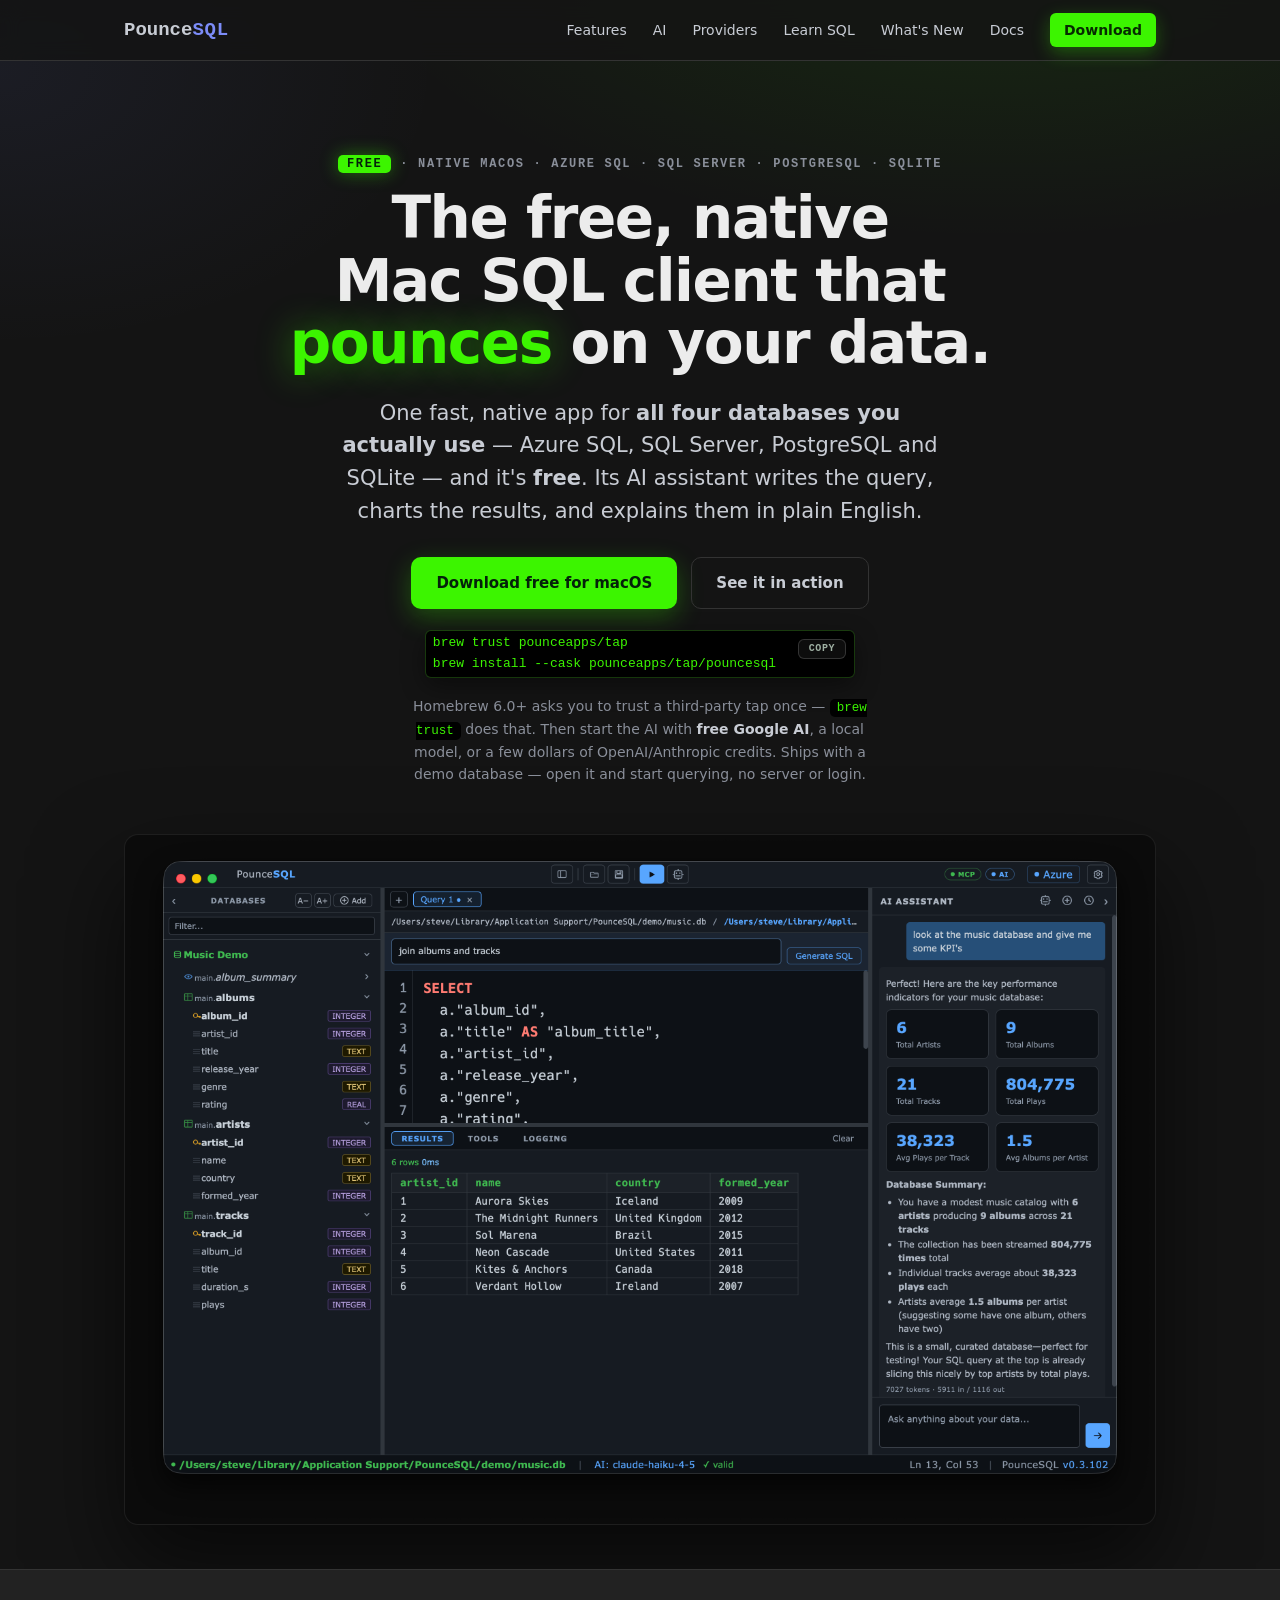
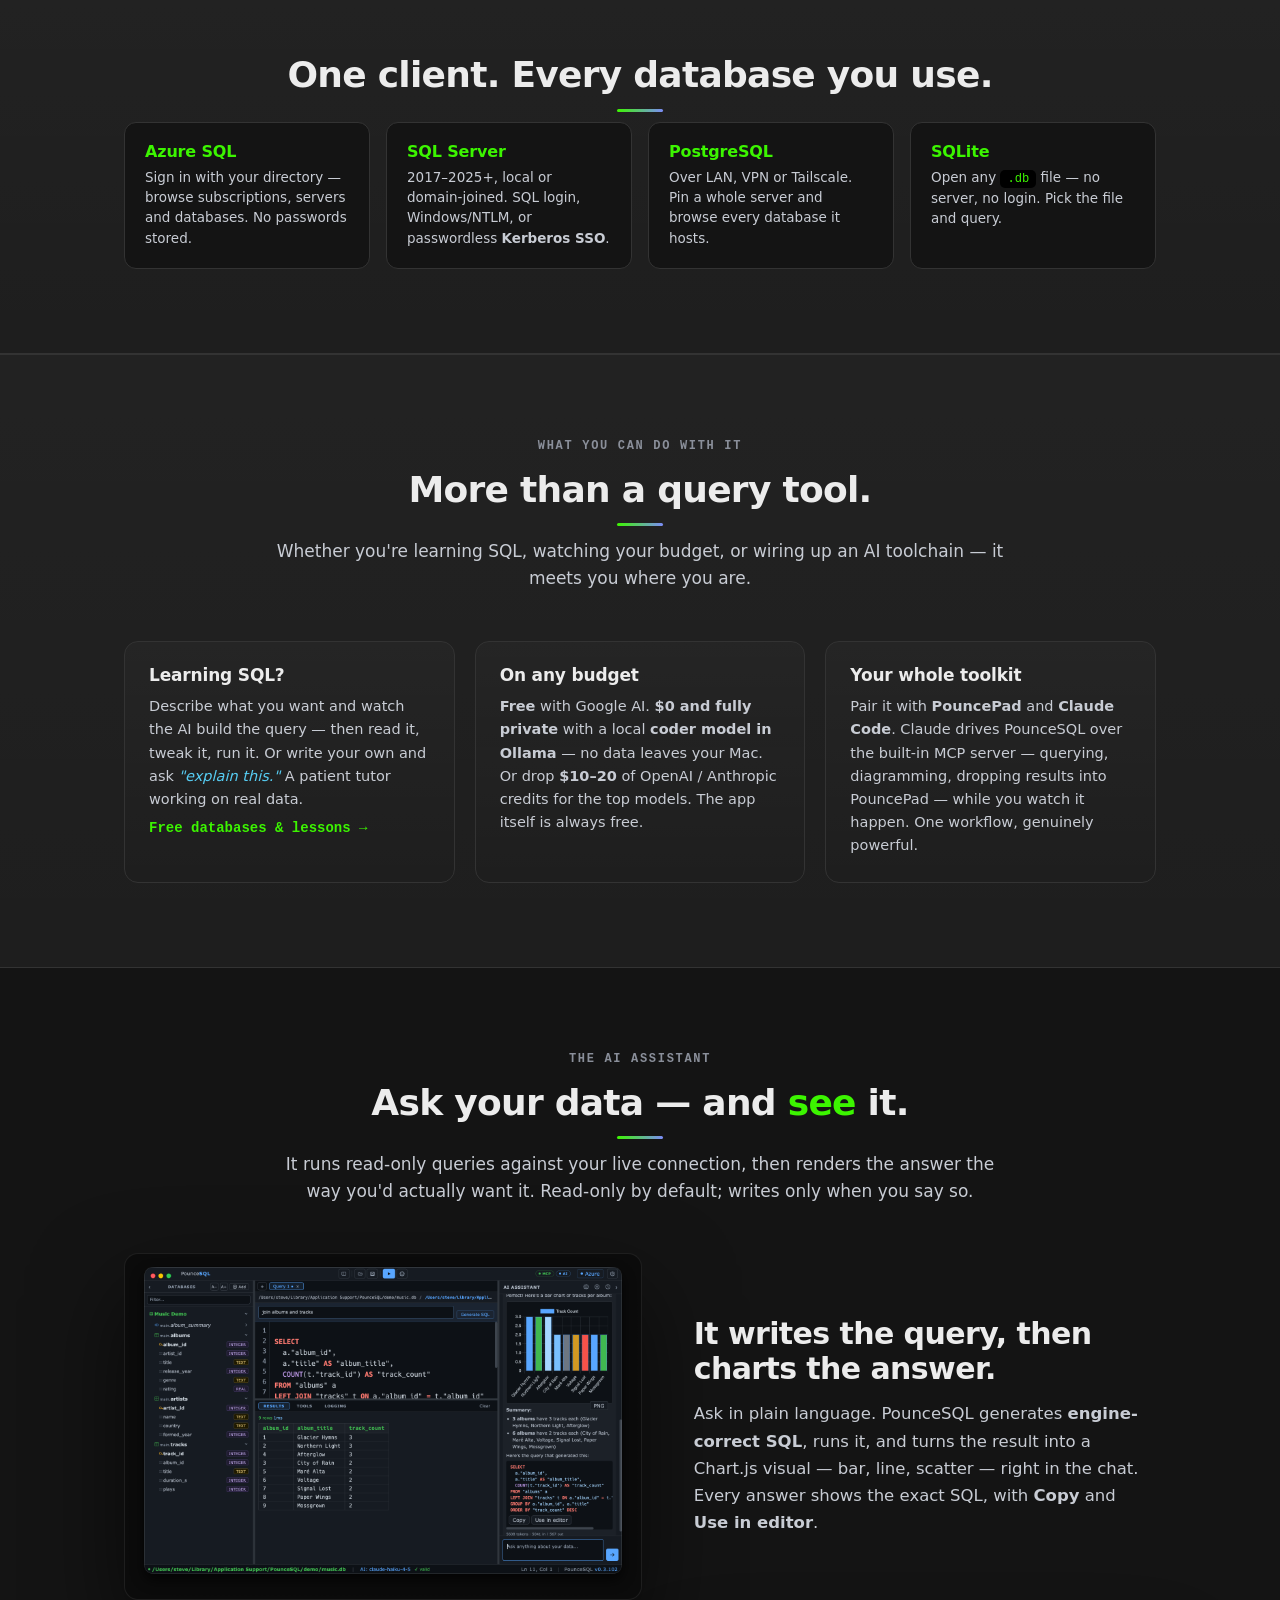
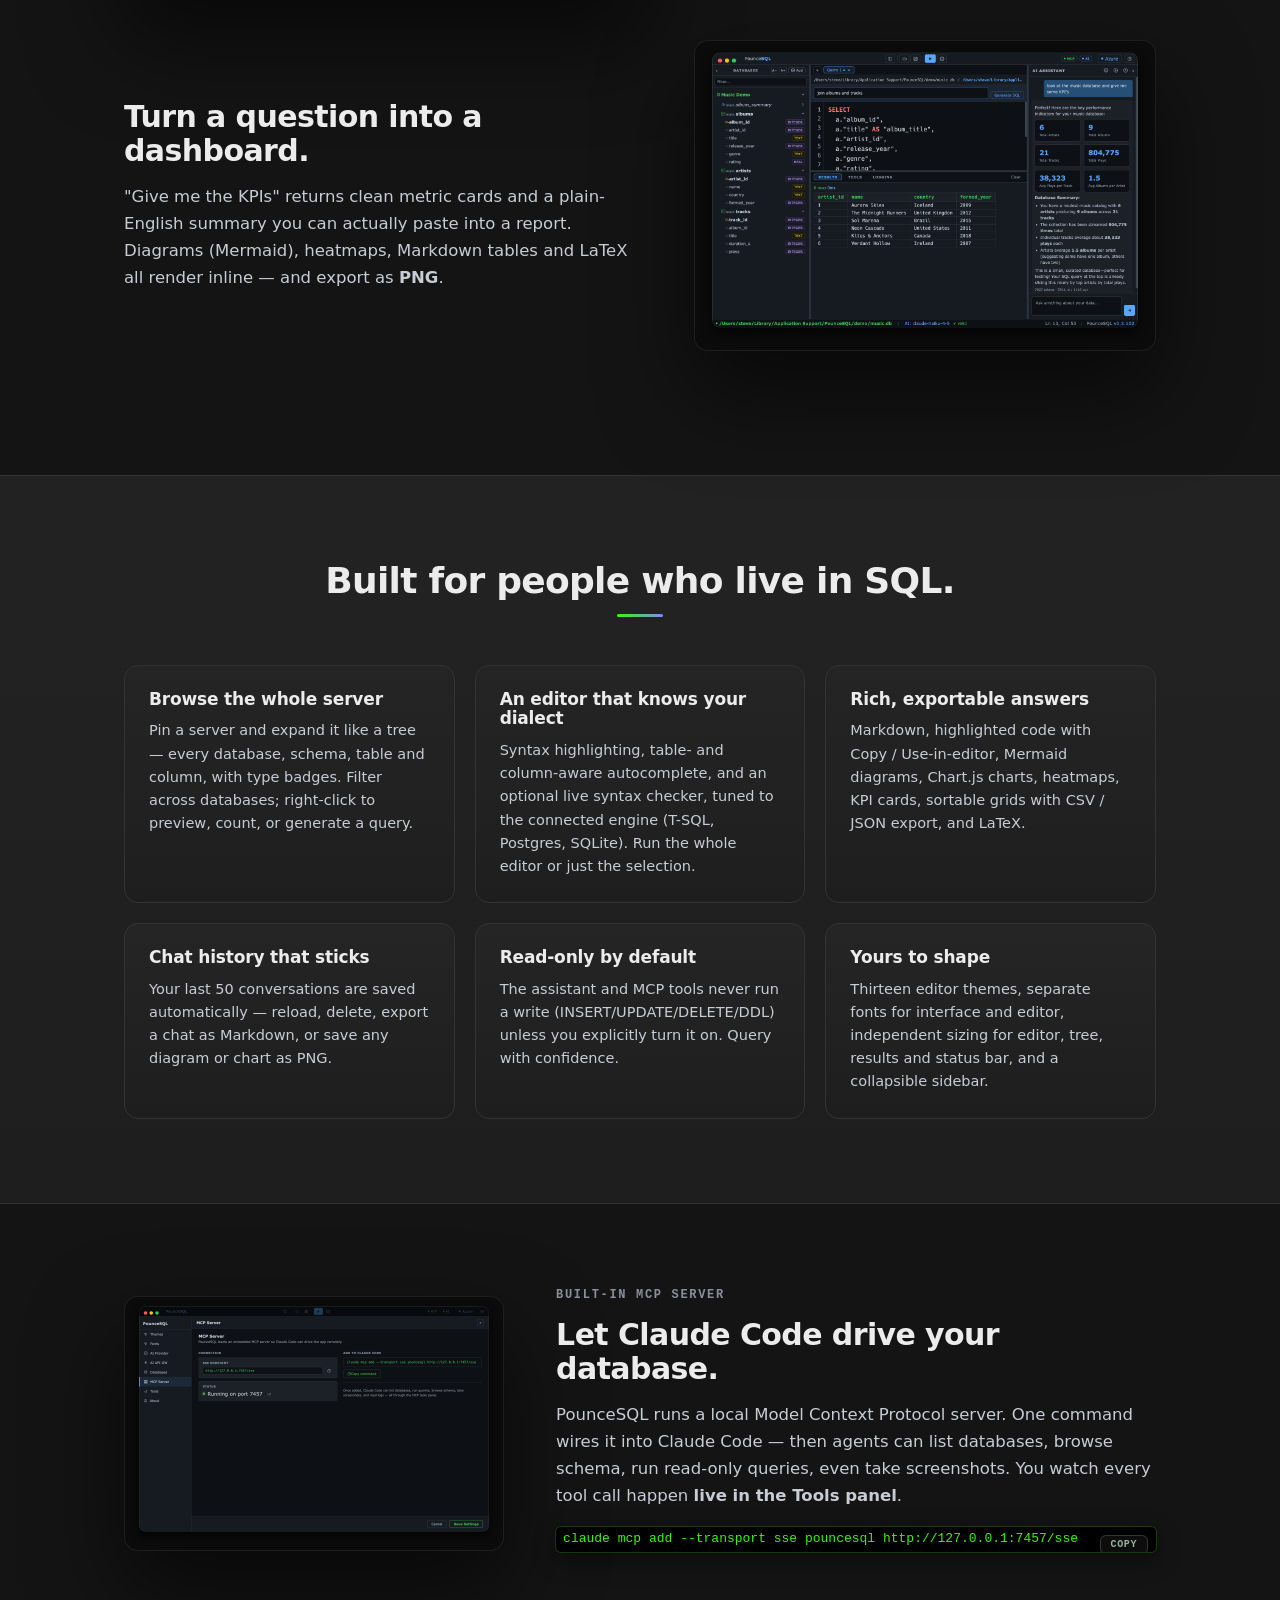
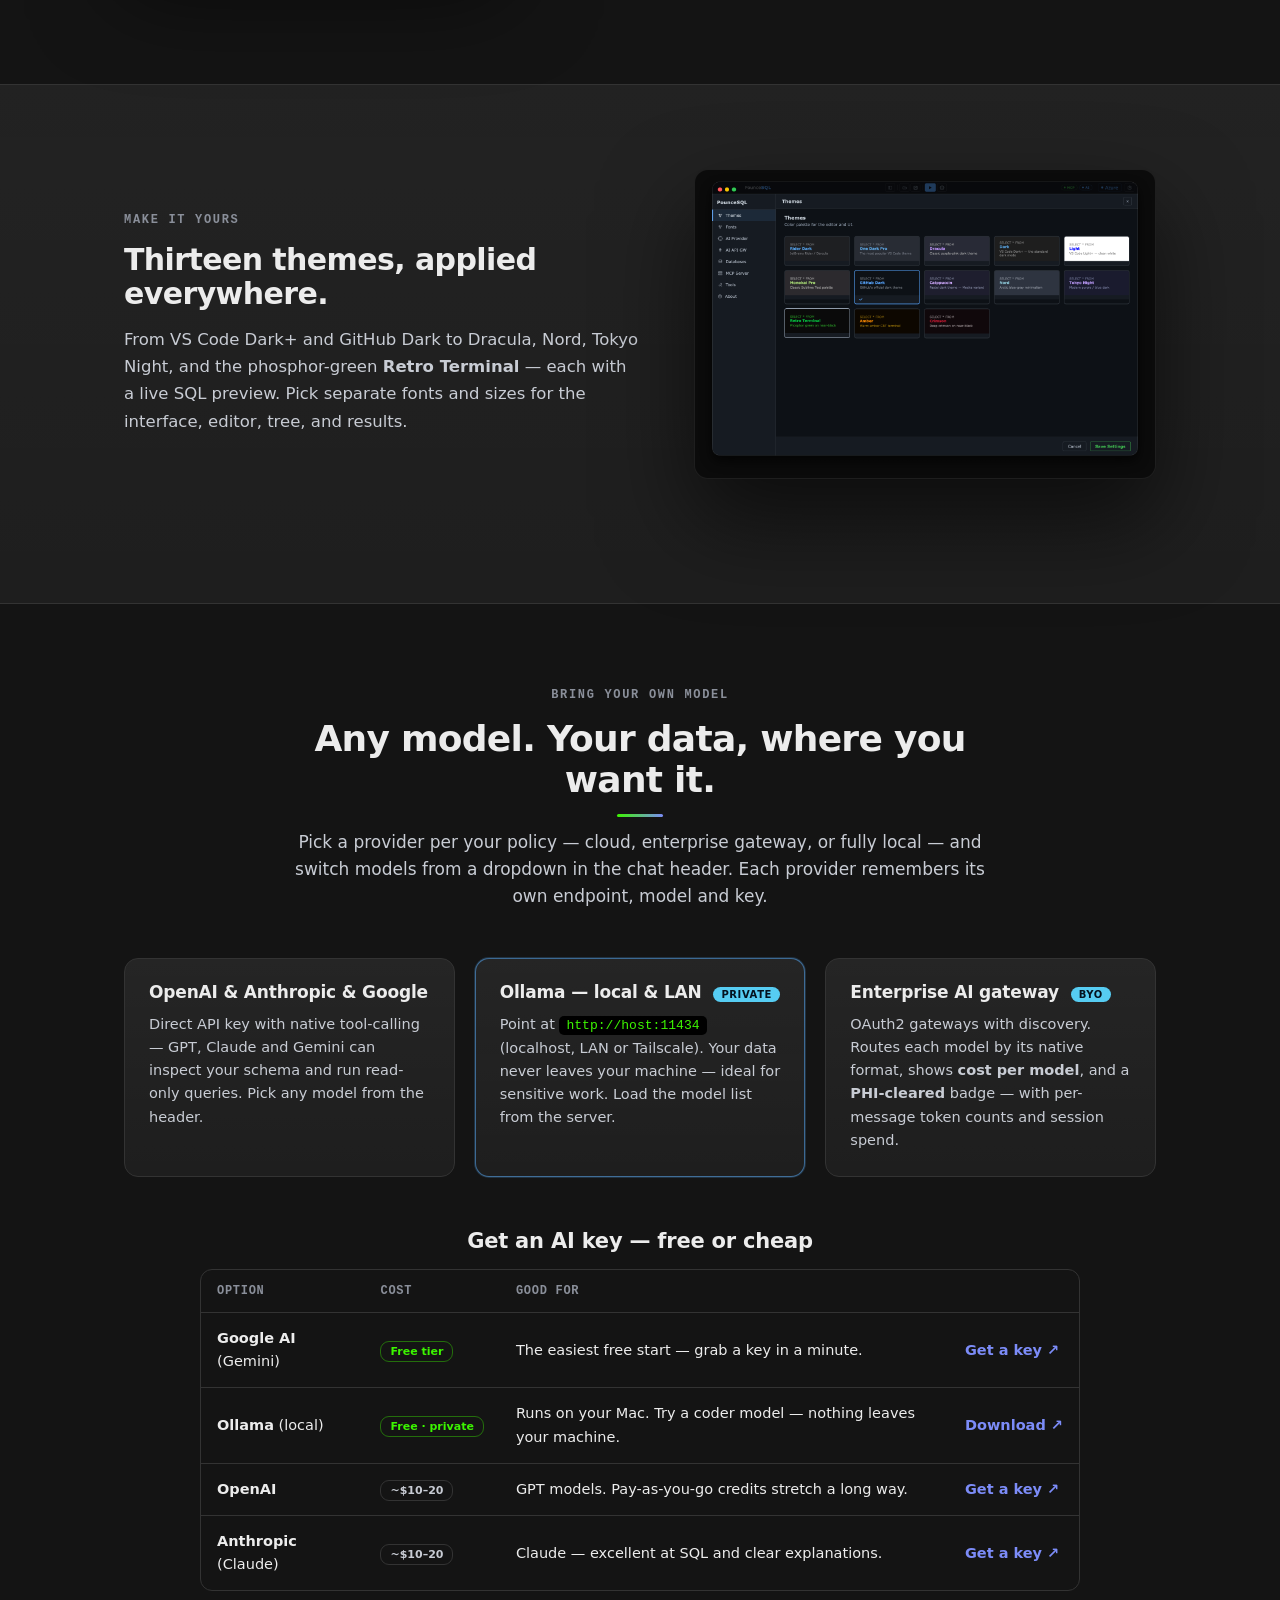
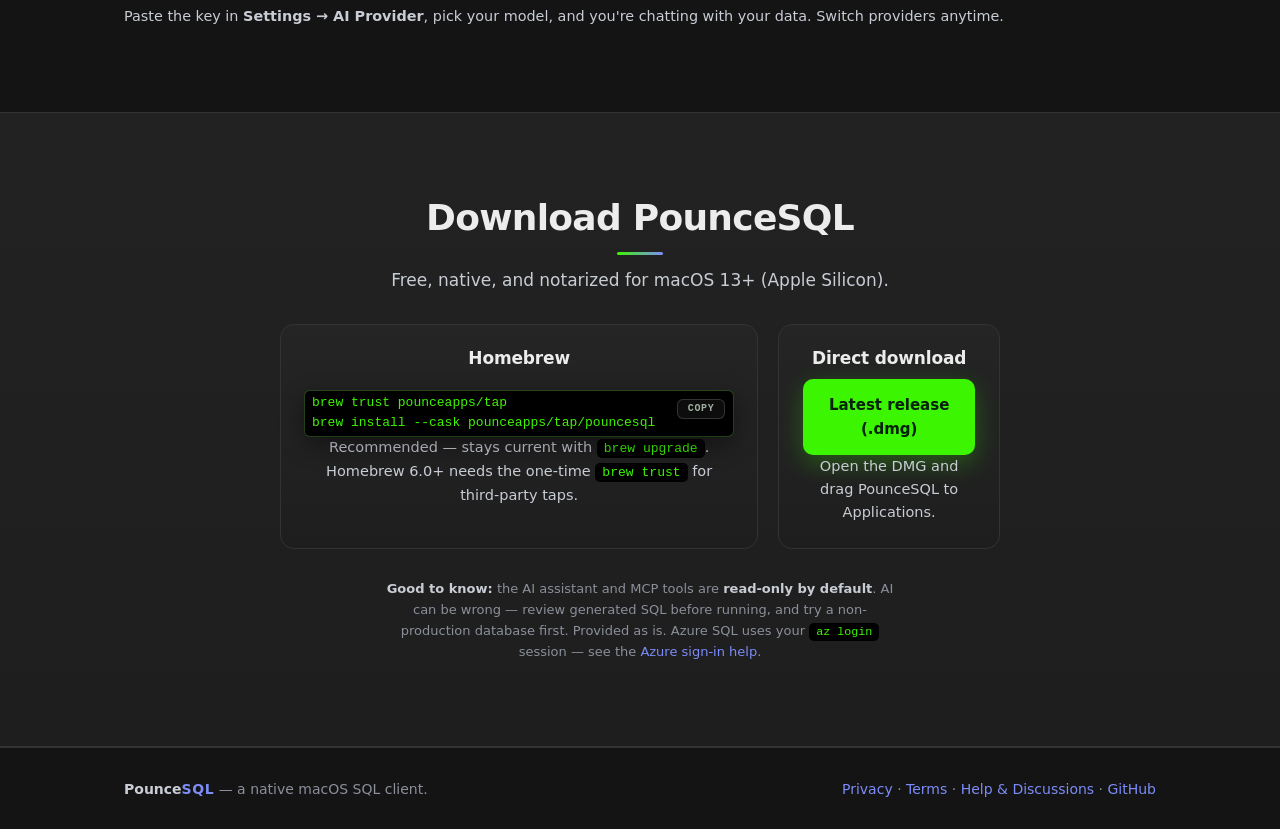
<file: public/index.html>
<!DOCTYPE html>
<html lang="en">
<head>
  <meta charset="utf-8" />
  <meta name="viewport" content="width=device-width, initial-scale=1" />
  <title>PounceSQL — the AI-native SQL client for macOS</title>
  <meta name="description" content="A fast, native macOS SQL client for Azure SQL, SQL Server, PostgreSQL & SQLite — with an AI assistant that writes the query, charts the results, and diagrams your schema. Bring your own model, or a built-in MCP server so Claude Code can drive it." />
  <link rel="stylesheet" href="style.css" />
</head>
<body>

<header class="nav">
  <div class="wrap nav-inner">
    <a href="#top" style="text-decoration:none"><span class="brand"><span class="brand-pounce">Pounce</span><span class="brand-sql">SQL</span></span></a>
    <nav class="nav-links">
      <a href="#features">Features</a>
      <a href="#ai">AI</a>
      <a href="#providers">Providers</a>
      <a href="learn.html">Learn SQL</a>
      <a href="whatsnew.html">What's New</a>
      <a href="docs.html">Docs</a>
      <a href="#download" class="nav-cta">Download</a>
    </nav>
  </div>
</header>

<!-- HERO -->
<section id="top" class="s-hero">
  <div class="wrap">
    <div class="s-hero-copy">
      <div class="s-eyebrow"><span class="s-free">FREE</span> · Native macOS · Azure SQL · SQL Server · PostgreSQL · SQLite</div>
      <h1>The free, native Mac SQL client that <span class="accent">pounces</span> on your data.</h1>
      <p class="s-lede">One fast, native app for <b>all four databases you actually use</b> — Azure SQL, SQL Server,
        PostgreSQL and SQLite — and it's <b>free</b>. Its AI assistant writes the query, charts the results, and
        explains them in plain English.</p>
      <div class="s-cta">
        <a class="btn btn-primary" href="#download">Download free for macOS</a>
        <a class="btn btn-ghost" href="#ai">See it in action</a>
      </div>
      <div class="brew"><code>brew trust pounceapps/tap<br>brew install --cask pounceapps/tap/pouncesql</code></div>
      <p class="s-note">Homebrew 6.0+ asks you to trust a third-party tap once — <code>brew trust</code> does that. Then start the AI with <b>free Google AI</b>, a local model, or a few dollars of OpenAI/Anthropic credits.
        Ships with a demo database — open it and start querying, no server or login.</p>
    </div>
    <figure class="s-shot s-hero-shot">
      <img src="screenshots/sql-kpi.png" alt="PounceSQL: the schema tree and typed columns on the left, an AI-generated SQL query and results in the middle, and the AI assistant returning live KPIs on the right" />
    </figure>
  </div>
</section>

<!-- ENGINES STRIP -->
<section class="s-engines">
  <div class="wrap">
    <h2 class="s-h2">One client. Every database you use.</h2>
    <div class="s-eng-grid">
      <div class="s-eng"><h3>Azure SQL</h3><p>Sign in with your directory — browse subscriptions, servers and databases. No passwords stored.</p></div>
      <div class="s-eng"><h3>SQL Server</h3><p>2017–2025+, local or domain-joined. SQL login, Windows/NTLM, or passwordless <b>Kerberos SSO</b>.</p></div>
      <div class="s-eng"><h3>PostgreSQL</h3><p>Over LAN, VPN or Tailscale. Pin a whole server and browse every database it hosts.</p></div>
      <div class="s-eng"><h3>SQLite</h3><p>Open any <code>.db</code> file — no server, no login. Pick the file and query.</p></div>
    </div>
  </div>
</section>

<!-- STORY: what you can do -->
<section class="s-section s-alt">
  <div class="wrap">
    <div class="s-lead">
      <div class="s-eyebrow">What you can do with it</div>
      <h2 class="s-h2">More than a query tool.</h2>
      <p class="s-sub">Whether you're learning SQL, watching your budget, or wiring up an AI toolchain — it meets you where you are.</p>
    </div>
    <div class="s-cards s-cards-3">
      <div class="s-card">
        <h3>Learning SQL?</h3>
        <p>Describe what you want and watch the AI build the query — then read it, tweak it, run it. Or write your own
          and ask <i>"explain this."</i> A patient tutor working on real data.</p>
        <p><a class="s-dl-link" href="learn.html">Free databases &amp; lessons →</a></p>
      </div>
      <div class="s-card">
        <h3>On any budget</h3>
        <p><b>Free</b> with Google AI. <b>$0 and fully private</b> with a local <b>coder model in Ollama</b> — no data
          leaves your Mac. Or drop <b>$10–20</b> of OpenAI / Anthropic credits for the top models. The app itself is
          always free.</p>
      </div>
      <div class="s-card">
        <h3>Your whole toolkit</h3>
        <p>Pair it with <b>PouncePad</b> and <b>Claude Code</b>. Claude drives PounceSQL over the built-in MCP
          server — querying, diagramming, dropping results into PouncePad — while you watch it happen. One workflow,
          genuinely powerful.</p>
      </div>
    </div>
  </div>
</section>

<!-- AI: FEATURE ROWS -->
<section id="ai" class="s-section">
  <div class="wrap">
    <div class="s-lead">
      <div class="s-eyebrow">The AI assistant</div>
      <h2 class="s-h2">Ask your data — and <span class="accent">see</span> it.</h2>
      <p class="s-sub">It runs read-only queries against your live connection, then renders the answer the way you'd
        actually want it. Read-only by default; writes only when you say so.</p>
    </div>

    <div class="s-row">
      <figure class="s-shot"><img src="screenshots/sql-hero.png" loading="lazy" alt="The AI generating SQL and a bar chart of tracks per album, with Copy and Use-in-editor buttons" /></figure>
      <div class="s-row-text">
        <h3>It writes the query, then charts the answer.</h3>
        <p>Ask in plain language. PounceSQL generates <b>engine-correct SQL</b>, runs it, and turns the result into a
          Chart.js visual — bar, line, scatter — right in the chat. Every answer shows the exact SQL, with
          <b>Copy</b> and <b>Use&nbsp;in&nbsp;editor</b>.</p>
      </div>
    </div>

    <div class="s-row reverse">
      <figure class="s-shot"><img src="screenshots/sql-kpi.png" loading="lazy" alt="The AI returning a KPI dashboard and a plain-English database summary" /></figure>
      <div class="s-row-text">
        <h3>Turn a question into a dashboard.</h3>
        <p>"Give me the KPIs" returns clean metric cards and a plain-English summary you can actually paste into a
          report. Diagrams (Mermaid), heatmaps, Markdown tables and LaTeX all render inline — and export as <b>PNG</b>.</p>
      </div>
    </div>
  </div>
</section>

<!-- FEATURE GRID -->
<section id="features" class="s-section s-alt">
  <div class="wrap">
    <div class="s-lead">
      <h2 class="s-h2">Built for people who live in SQL.</h2>
    </div>
    <div class="s-cards">
      <div class="s-card"><h3>Browse the whole server</h3><p>Pin a server and expand it like a tree — every database, schema, table and column, with type badges. Filter across databases; right-click to preview, count, or generate a query.</p></div>
      <div class="s-card"><h3>An editor that knows your dialect</h3><p>Syntax highlighting, table- and column-aware autocomplete, and an optional live syntax checker, tuned to the connected engine (T-SQL, Postgres, SQLite). Run the whole editor or just the selection.</p></div>
      <div class="s-card"><h3>Rich, exportable answers</h3><p>Markdown, highlighted code with Copy / Use-in-editor, Mermaid diagrams, Chart.js charts, heatmaps, KPI cards, sortable grids with CSV / JSON export, and LaTeX.</p></div>
      <div class="s-card"><h3>Chat history that sticks</h3><p>Your last 50 conversations are saved automatically — reload, delete, export a chat as Markdown, or save any diagram or chart as PNG.</p></div>
      <div class="s-card"><h3>Read-only by default</h3><p>The assistant and MCP tools never run a write (INSERT/UPDATE/DELETE/DDL) unless you explicitly turn it on. Query with confidence.</p></div>
      <div class="s-card"><h3>Yours to shape</h3><p>Thirteen editor themes, separate fonts for interface and editor, independent sizing for editor, tree, results and status bar, and a collapsible sidebar.</p></div>
    </div>
  </div>
</section>

<!-- MCP HIGHLIGHT -->
<section class="s-section">
  <div class="wrap">
    <div class="s-row">
      <figure class="s-shot"><img src="screenshots/sql-mcp.png" loading="lazy" alt="PounceSQL's built-in MCP server running on a local port, with a one-line command to add it to Claude Code" /></figure>
      <div class="s-row-text">
        <div class="s-eyebrow">Built-in MCP server</div>
        <h3>Let Claude Code drive your database.</h3>
        <p>PounceSQL runs a local Model Context Protocol server. One command wires it into Claude Code — then agents can
          list databases, browse schema, run read-only queries, even take screenshots. You watch every tool call happen
          <b>live in the Tools panel</b>.</p>
        <div class="brew"><code>claude mcp add --transport sse pouncesql http://127.0.0.1:7457/sse</code></div>
      </div>
    </div>
  </div>
</section>

<!-- THEMES HIGHLIGHT -->
<section class="s-section s-alt">
  <div class="wrap">
    <div class="s-row reverse">
      <figure class="s-shot"><img src="screenshots/sql-themes.png" loading="lazy" alt="PounceSQL's theme gallery — thirteen editor themes from Dracula and Tokyo Night to Retro Terminal, each with a live preview" /></figure>
      <div class="s-row-text">
        <div class="s-eyebrow">Make it yours</div>
        <h3>Thirteen themes, applied everywhere.</h3>
        <p>From VS Code Dark+ and GitHub Dark to Dracula, Nord, Tokyo Night, and the phosphor-green
          <b>Retro Terminal</b> — each with a live SQL preview. Pick separate fonts and sizes for the interface, editor,
          tree, and results.</p>
      </div>
    </div>
  </div>
</section>

<!-- PROVIDERS -->
<section id="providers" class="s-section">
  <div class="wrap">
    <div class="s-lead">
      <div class="s-eyebrow">Bring your own model</div>
      <h2 class="s-h2">Any model. Your data, where you want it.</h2>
      <p class="s-sub">Pick a provider per your policy — cloud, enterprise gateway, or fully local — and switch models
        from a dropdown in the chat header. Each provider remembers its own endpoint, model and key.</p>
    </div>
    <div class="s-cards s-cards-3">
      <div class="s-card"><h3>OpenAI &amp; Anthropic &amp; Google</h3><p>Direct API key with native tool-calling — GPT, Claude and Gemini can inspect your schema and run read-only queries. Pick any model from the header.</p></div>
      <div class="s-card s-card-hl"><h3>Ollama — local &amp; LAN <span class="s-tag">private</span></h3><p>Point at <code>http://host:11434</code> (localhost, LAN or Tailscale). Your data never leaves your machine — ideal for sensitive work. Load the model list from the server.</p></div>
      <div class="s-card"><h3>Enterprise AI gateway <span class="s-tag">BYO</span></h3><p>OAuth2 gateways with discovery. Routes each model by its native format, shows <b>cost per model</b>, and a <b>PHI-cleared</b> badge — with per-message token counts and session spend.</p></div>
    </div>

    <h3 class="s-table-title">Get an AI key — free or cheap</h3>
    <div class="s-table-wrap">
      <table class="s-aitable">
        <thead><tr><th>Option</th><th>Cost</th><th>Good for</th><th></th></tr></thead>
        <tbody>
          <tr>
            <td><b>Google&nbsp;AI</b> (Gemini)</td>
            <td><span class="s-pill ok">Free tier</span></td>
            <td>The easiest free start — grab a key in a minute.</td>
            <td><a href="https://aistudio.google.com/apikey" target="_blank" rel="noopener">Get a key ↗</a></td>
          </tr>
          <tr>
            <td><b>Ollama</b> (local)</td>
            <td><span class="s-pill ok">Free · private</span></td>
            <td>Runs on your Mac. Try a coder model — nothing leaves your machine.</td>
            <td><a href="https://ollama.com/download" target="_blank" rel="noopener">Download ↗</a></td>
          </tr>
          <tr>
            <td><b>OpenAI</b></td>
            <td><span class="s-pill">~$10–20</span></td>
            <td>GPT models. Pay-as-you-go credits stretch a long way.</td>
            <td><a href="https://platform.openai.com/api-keys" target="_blank" rel="noopener">Get a key ↗</a></td>
          </tr>
          <tr>
            <td><b>Anthropic</b> (Claude)</td>
            <td><span class="s-pill">~$10–20</span></td>
            <td>Claude — excellent at SQL and clear explanations.</td>
            <td><a href="https://console.anthropic.com/settings/keys" target="_blank" rel="noopener">Get a key ↗</a></td>
          </tr>
        </tbody>
      </table>
    </div>
    <p class="s-sub" style="margin-top:14px;font-size:.9rem">Paste the key in <b>Settings → AI Provider</b>, pick your model, and you're chatting with your data. Switch providers anytime.</p>
  </div>
</section>

<!-- DOWNLOAD -->
<section id="download" class="s-section s-alt">
  <div class="wrap s-download">
    <h2 class="s-h2">Download PounceSQL</h2>
    <p class="s-sub">Free, native, and notarized for macOS 13+ (Apple Silicon).</p>
    <div class="s-dl-cards">
      <div class="s-card">
        <h3>Homebrew</h3>
        <div class="brew"><code>brew trust pounceapps/tap<br>brew install --cask pounceapps/tap/pouncesql</code></div>
        <p>Recommended — stays current with <code>brew upgrade</code>. Homebrew 6.0+ needs the one-time <code>brew trust</code> for third-party taps.</p>
      </div>
      <div class="s-card">
        <h3>Direct download</h3>
        <a class="btn btn-primary" href="https://github.com/pounceapps/downloads/releases">Latest release (.dmg)</a>
        <p>Open the DMG and drag PounceSQL to Applications.</p>
      </div>
    </div>
    <p class="s-fine"><b>Good to know:</b> the AI assistant and MCP tools are <b>read-only by default</b>. AI can be
      wrong — review generated SQL before running, and try a non-production database first. Provided as is.
      Azure SQL uses your <code>az login</code> session — see the <a href="azure-help.html?build=brew">Azure sign-in help</a>.</p>
  </div>
</section>

<footer class="foot">
  <div class="wrap foot-inner">
    <span><span class="brand-pounce">Pounce</span><span class="brand-sql">SQL</span> — a native macOS SQL client.</span>
    <span><a href="privacy.html">Privacy</a> · <a href="terms.html">Terms</a> · <a href="https://github.com/orgs/pounceapps/discussions">Help &amp; Discussions</a> · <a href="https://github.com/pounceapps/pouncesql">GitHub</a></span>
  </div>
</footer>

  <script src="copy.js" defer></script>
</body>
</html>
</file>
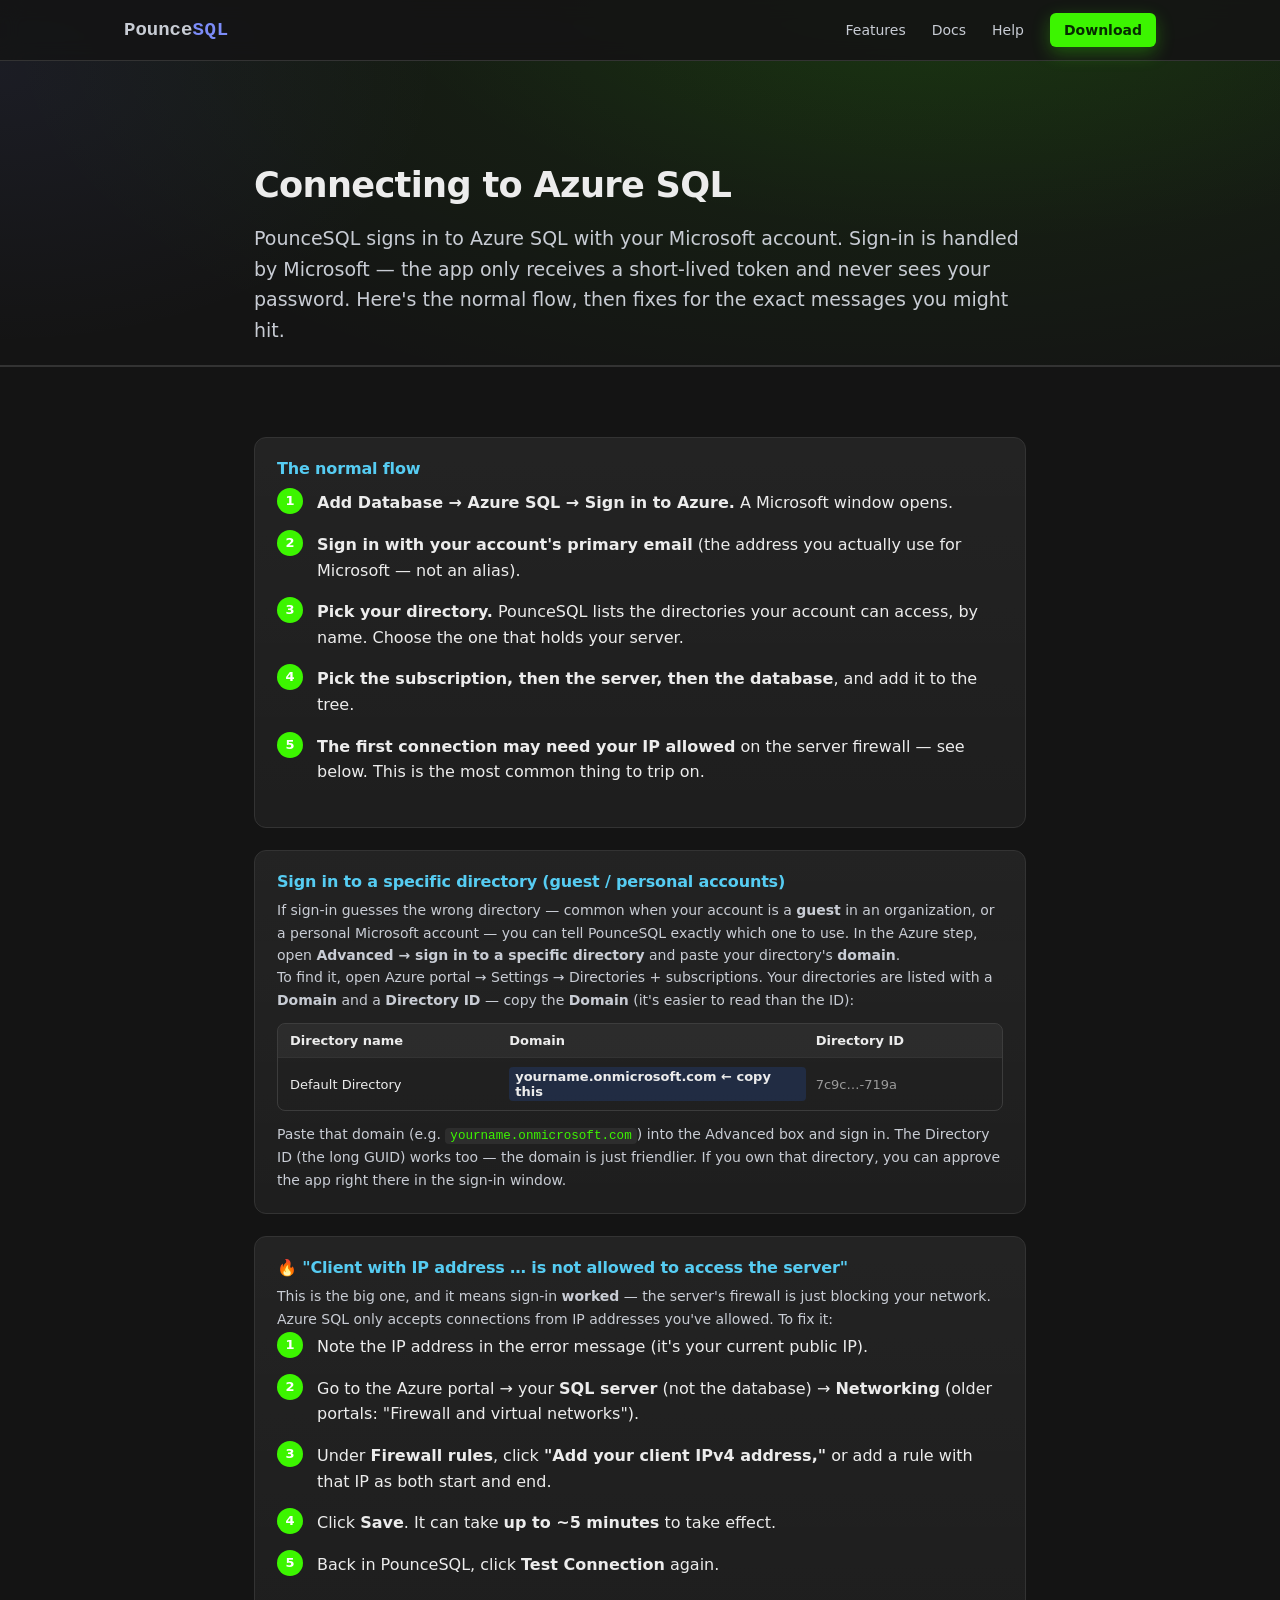
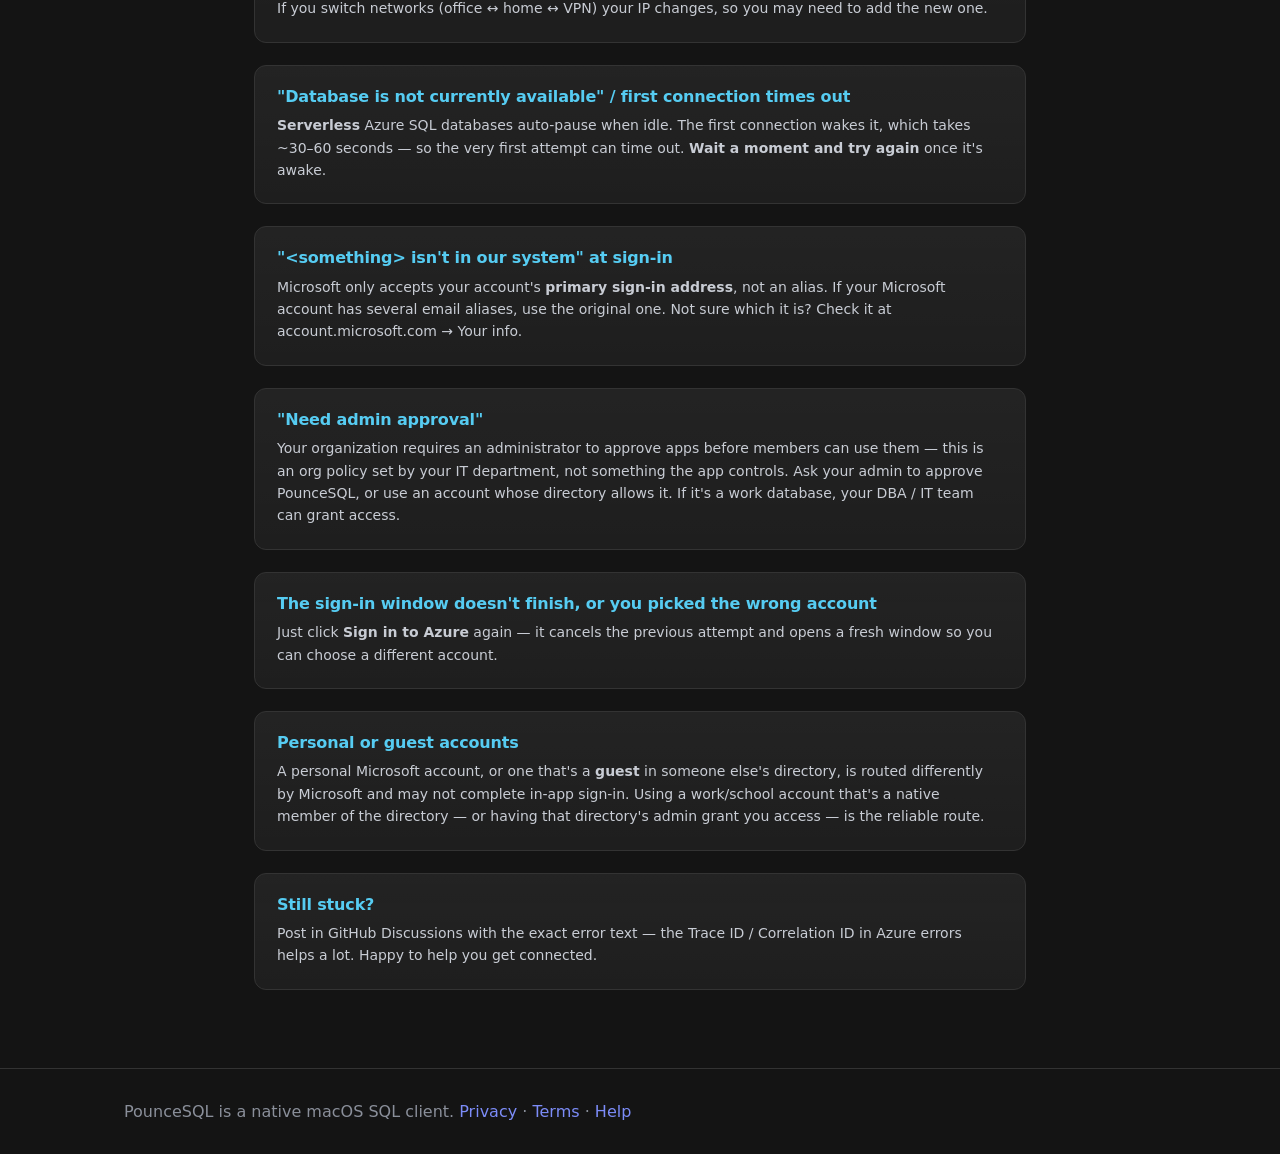
<file: public/azure-help.html>
<!DOCTYPE html>
<html lang="en">
<head>
  <meta charset="utf-8" />
  <meta name="viewport" content="width=device-width, initial-scale=1" />
  <title>Connecting to Azure SQL — PounceSQL</title>
  <meta name="description" content="Step-by-step help for connecting PounceSQL to Azure SQL: sign-in, choosing your directory, the server firewall, and fixing the common Microsoft Entra errors." />
  <link rel="stylesheet" href="style.css" />
  <style>
    .ah-steps { counter-reset: s; list-style: none; padding: 0; margin: 0 0 8px; }
    .ah-steps > li { position: relative; padding: 4px 0 12px 40px; }
    .ah-steps > li::before { counter-increment: s; content: counter(s); position: absolute; left: 0; top: 2px;
      width: 26px; height: 26px; border-radius: 50%; background: var(--accent, #2a6df4); color: #fff;
      font: 600 13px/26px var(--font-ui, system-ui); text-align: center; }
    .ah-err { font-weight: 700; }
    .ah-fix { margin: 6px 0 0; }
    code { background: rgba(127,127,127,.14); padding: 1px 5px; border-radius: 4px; }
    .feat h3 { margin-top: 0; }
    .ah-mock { border: 1px solid rgba(127,127,127,.3); border-radius: 8px; overflow: hidden; margin: 12px 0; font: 13px var(--font-ui, system-ui); }
    .ah-mock-head, .ah-mock-row { display: grid; grid-template-columns: 1.2fr 1.7fr 1fr; gap: 10px; padding: 9px 12px; align-items: center; }
    .ah-mock-head { background: rgba(127,127,127,.12); font-weight: 600; }
    .ah-mock-row { border-top: 1px solid rgba(127,127,127,.2); }
    .ah-mock-hl { background: rgba(42,109,244,.16); border-radius: 4px; padding: 2px 6px; font-weight: 600; }
    @media (max-width:600px){ .ah-mock-head{ display:none } .ah-mock-row{ grid-template-columns:1fr; gap:3px } }
  </style>
</head>
<body>

<header class="nav">
  <div class="wrap nav-inner">
    <a href="index.html" style="text-decoration:none"><span class="brand"><span class="brand-pounce">Pounce</span><span class="brand-sql">SQL</span></span></a>
    <nav class="nav-links">
      <a href="index.html#features">Features</a>
      <a href="docs.html">Docs</a>
      <a href="https://github.com/orgs/pounceapps/discussions">Help</a>
      <a href="index.html#download" class="nav-cta">Download</a>
    </nav>
  </div>
</header>

<section class="hero" style="padding-bottom:20px">
  <div class="wrap" style="max-width:820px">
    <h1 style="font-size:2.2rem">Connecting to Azure SQL</h1>
    <p class="lede" style="max-width:70ch">PounceSQL signs in to Azure SQL with your Microsoft account. Sign-in is
      handled by Microsoft — the app only receives a short-lived token and never sees your password. Here's the normal
      flow, then fixes for the exact messages you might hit.</p>
  </div>
</section>

<section class="features2"><div class="wrap" style="max-width:820px">

  <div class="feat" style="margin-bottom:22px">
    <h3>The normal flow</h3>
    <ol class="ah-steps">
      <li><b>Add Database → Azure SQL → Sign in to Azure.</b> A Microsoft window opens.</li>
      <li><b>Sign in with your account's primary email</b> (the address you actually use for Microsoft — not an alias).</li>
      <li><b>Pick your directory.</b> PounceSQL lists the directories your account can access, by name. Choose the one that holds your server.</li>
      <li><b>Pick the subscription, then the server, then the database</b>, and add it to the tree.</li>
      <li><b>The first connection may need your IP allowed</b> on the server firewall — see below. This is the most common thing to trip on.</li>
    </ol>
  </div>

  <div class="feat" id="find-directory" style="margin-bottom:22px">
    <h3>Sign in to a specific directory (guest / personal accounts)</h3>
    <p>If sign-in guesses the wrong directory — common when your account is a <b>guest</b> in an organization, or a
      personal Microsoft account — you can tell PounceSQL exactly which one to use. In the Azure step, open
      <b>Advanced → sign in to a specific directory</b> and paste your directory's <b>domain</b>.</p>
    <p>To find it, open <a href="https://portal.azure.com/#settings/directory">Azure portal → Settings →
      Directories + subscriptions</a>. Your directories are listed with a <b>Domain</b> and a <b>Directory ID</b> —
      copy the <b>Domain</b> (it's easier to read than the ID):</p>
    <div class="ah-mock" aria-label="Example of the Azure portal directories list">
      <div class="ah-mock-head"><span>Directory name</span><span>Domain</span><span>Directory ID</span></div>
      <div class="ah-mock-row">
        <span>Default Directory</span>
        <span class="ah-mock-hl">yourname.onmicrosoft.com&nbsp;← copy this</span>
        <span style="opacity:.6">7c9c…-719a</span>
      </div>
    </div>
    <p class="ah-fix">Paste that domain (e.g. <code>yourname.onmicrosoft.com</code>) into the Advanced box and sign in.
      The Directory ID (the long GUID) works too — the domain is just friendlier. If you own that directory, you can
      approve the app right there in the sign-in window.</p>
  </div>

  <div class="feat" style="margin-bottom:22px">
    <h3>🔥 "Client with IP address … is not allowed to access the server"</h3>
    <p>This is the big one, and it means sign-in <b>worked</b> — the server's firewall is just blocking your network.
      Azure SQL only accepts connections from IP addresses you've allowed. To fix it:</p>
    <ol class="ah-steps">
      <li>Note the IP address in the error message (it's your current public IP).</li>
      <li>Go to the <a href="https://portal.azure.com">Azure portal</a> → your <b>SQL server</b> (not the database) → <b>Networking</b> (older portals: "Firewall and virtual networks").</li>
      <li>Under <b>Firewall rules</b>, click <b>"Add your client IPv4 address,"</b> or add a rule with that IP as both start and end.</li>
      <li>Click <b>Save</b>. It can take <b>up to ~5 minutes</b> to take effect.</li>
      <li>Back in PounceSQL, click <b>Test Connection</b> again.</li>
    </ol>
    <p class="ah-fix">If you switch networks (office ↔ home ↔ VPN) your IP changes, so you may need to add the new one.</p>
  </div>

  <div class="feat" style="margin-bottom:22px">
    <h3>"Database is not currently available" / first connection times out</h3>
    <p class="ah-fix"><b>Serverless</b> Azure SQL databases auto-pause when idle. The first connection wakes it, which
      takes ~30–60 seconds — so the very first attempt can time out. <b>Wait a moment and try again</b> once it's awake.</p>
  </div>

  <div class="feat" style="margin-bottom:22px">
    <h3>"&lt;something&gt; isn't in our system" at sign-in</h3>
    <p class="ah-fix">Microsoft only accepts your account's <b>primary sign-in address</b>, not an alias. If your
      Microsoft account has several email aliases, use the original one. Not sure which it is? Check it at
      <a href="https://account.microsoft.com">account.microsoft.com</a> → Your info.</p>
  </div>

  <div class="feat" style="margin-bottom:22px">
    <h3>"Need admin approval"</h3>
    <p class="ah-fix">Your organization requires an administrator to approve apps before members can use them — this is
      an org policy set by your IT department, not something the app controls. Ask your admin to approve PounceSQL, or
      use an account whose directory allows it. If it's a work database, your DBA / IT team can grant access.</p>
  </div>

  <div class="feat" style="margin-bottom:22px">
    <h3>The sign-in window doesn't finish, or you picked the wrong account</h3>
    <p class="ah-fix">Just click <b>Sign in to Azure</b> again — it cancels the previous attempt and opens a fresh
      window so you can choose a different account.</p>
  </div>

  <div class="feat" style="margin-bottom:22px">
    <h3>Personal or guest accounts</h3>
    <p class="ah-fix">A personal Microsoft account, or one that's a <b>guest</b> in someone else's directory, is routed
      differently by Microsoft and may not complete in-app sign-in. Using a work/school account that's a native member
      of the directory — or having that directory's admin grant you access — is the reliable route.</p>
  </div>

  <!-- Shown only to the direct-download build (?build=brew); the App Store page
       must not steer users to an external download. -->
  <div class="feat" id="brew-only" style="margin-bottom:22px; display:none">
    <h3>Prefer the Azure CLI?</h3>
    <p class="ah-fix">The direct-download build authenticates with your <code>az login</code> session. Because it uses
      Microsoft's Azure CLI, it handles cases in-app sign-in can't — personal and guest accounts, and organizations
      that gate apps. Run <code>az login</code> in Terminal, then connect in PounceSQL.</p>
  </div>

  <div class="feat" style="margin-bottom:8px">
    <h3>Still stuck?</h3>
    <p class="ah-fix">Post in <a href="https://github.com/orgs/pounceapps/discussions">GitHub Discussions</a> with the
      exact error text — the Trace ID / Correlation ID in Azure errors helps a lot. Happy to help you get connected.</p>
  </div>

</div></section>

<footer class="foot"><div class="wrap">
  <p>PounceSQL is a native macOS SQL client. <a href="privacy.html">Privacy</a> · <a href="terms.html">Terms</a> ·
    <a href="https://github.com/orgs/pounceapps/discussions">Help</a></p>
</div></footer>

<script>
  if (new URLSearchParams(location.search).get('build') === 'brew') {
    var el = document.getElementById('brew-only'); if (el) el.style.display = '';
  }
</script>

  <script src="copy.js" defer></script>
</body>
</html>
</file>
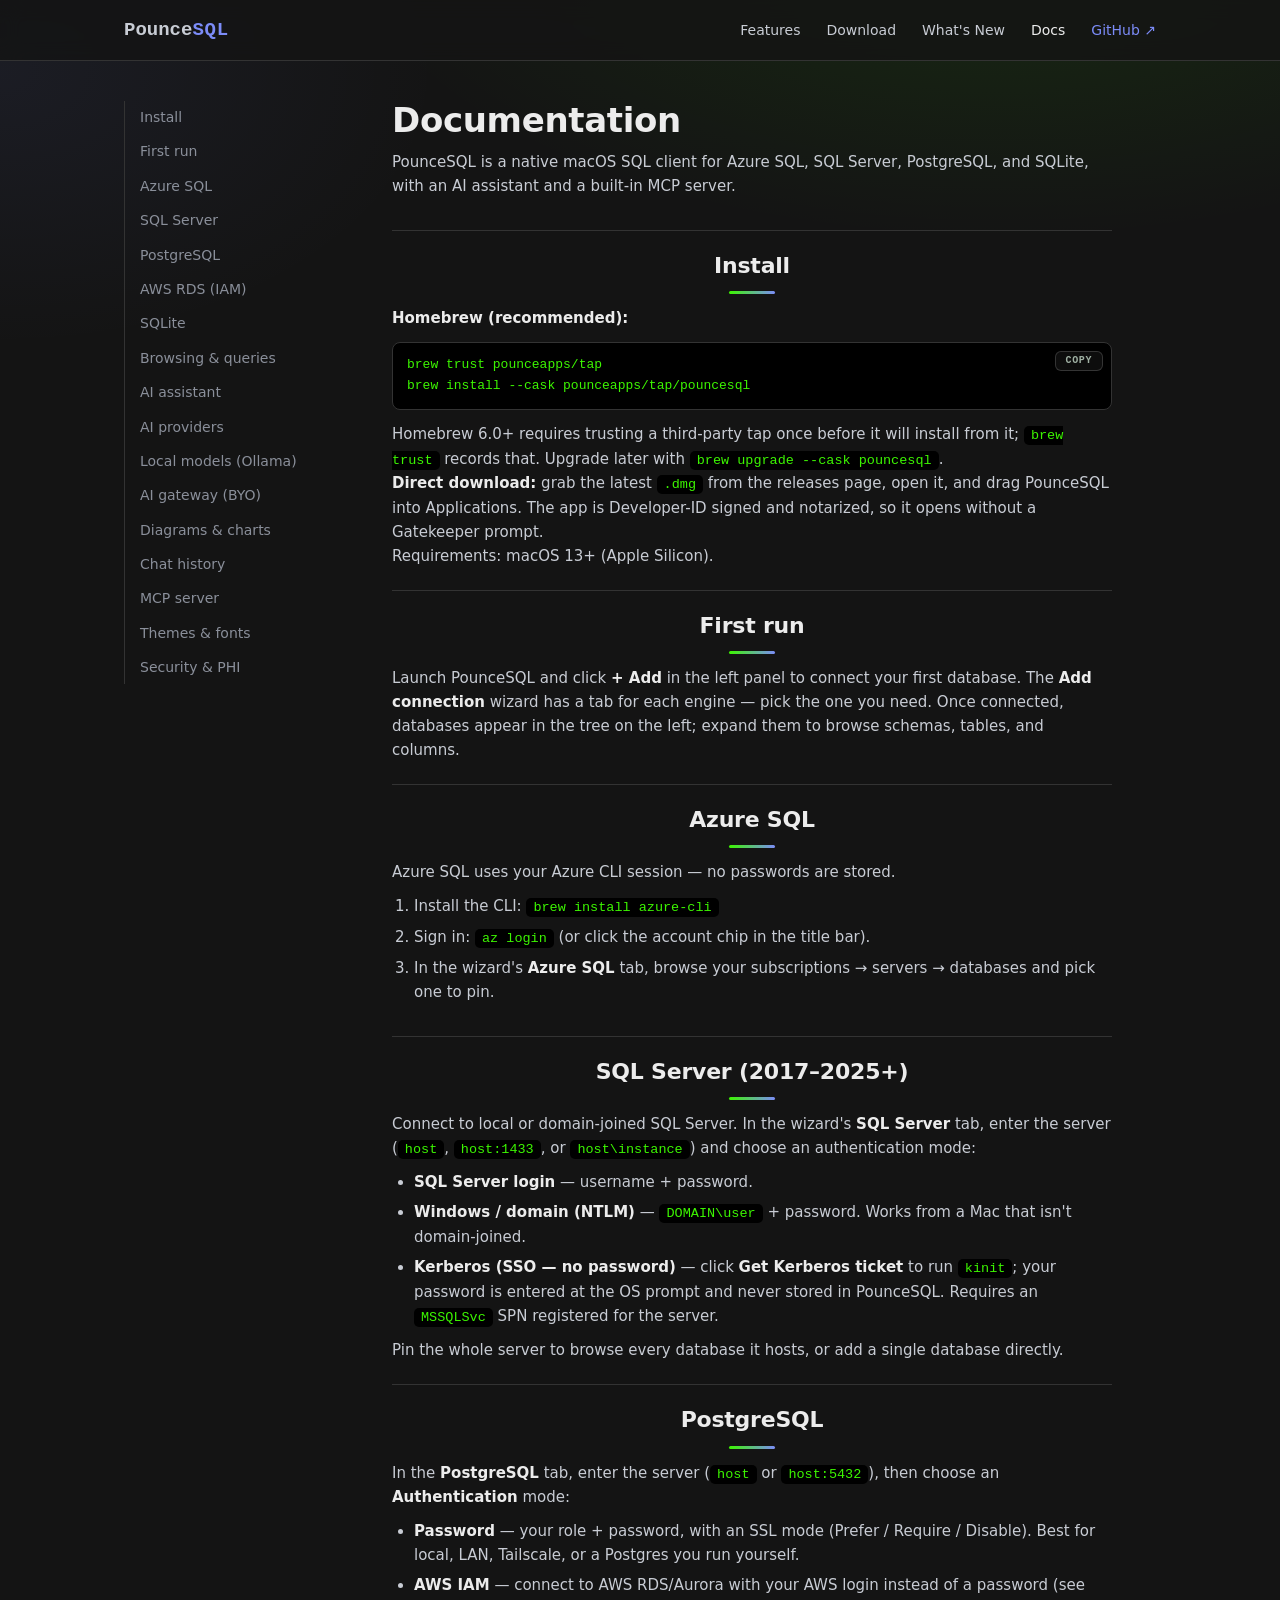
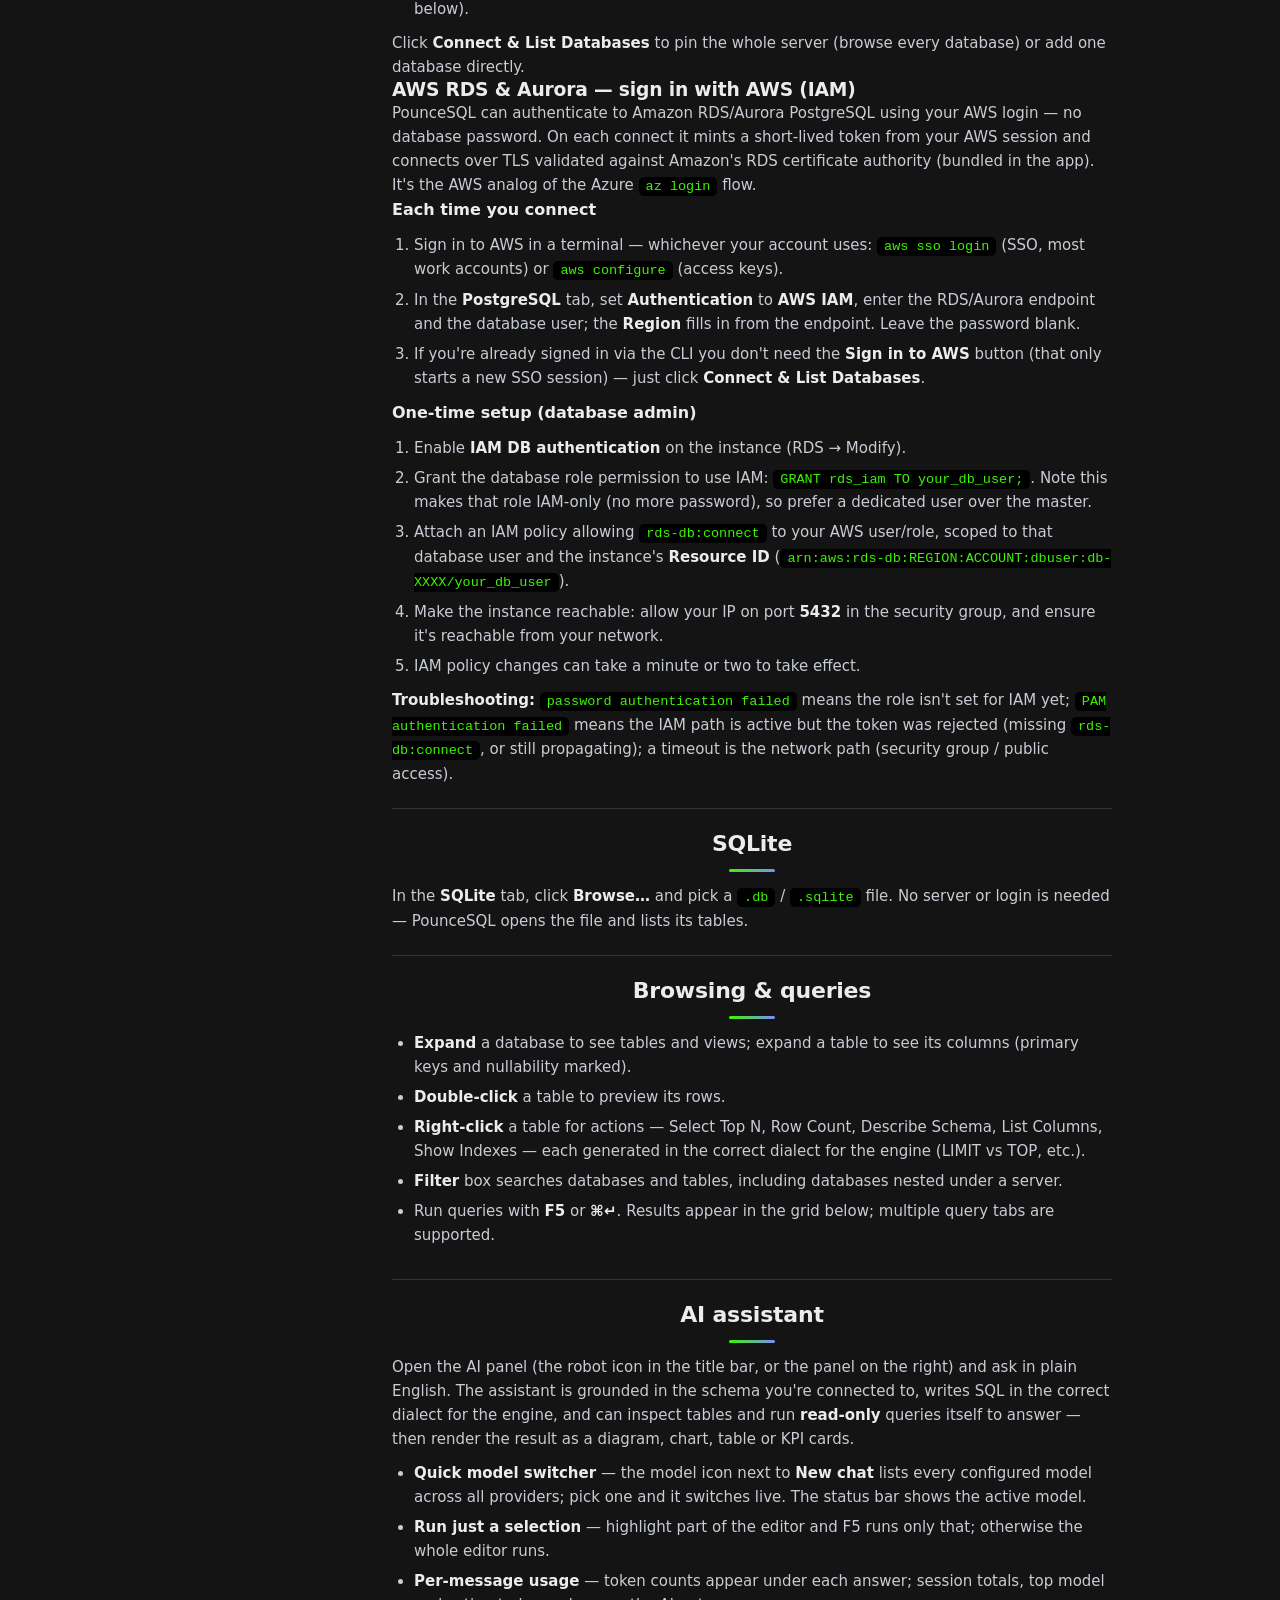
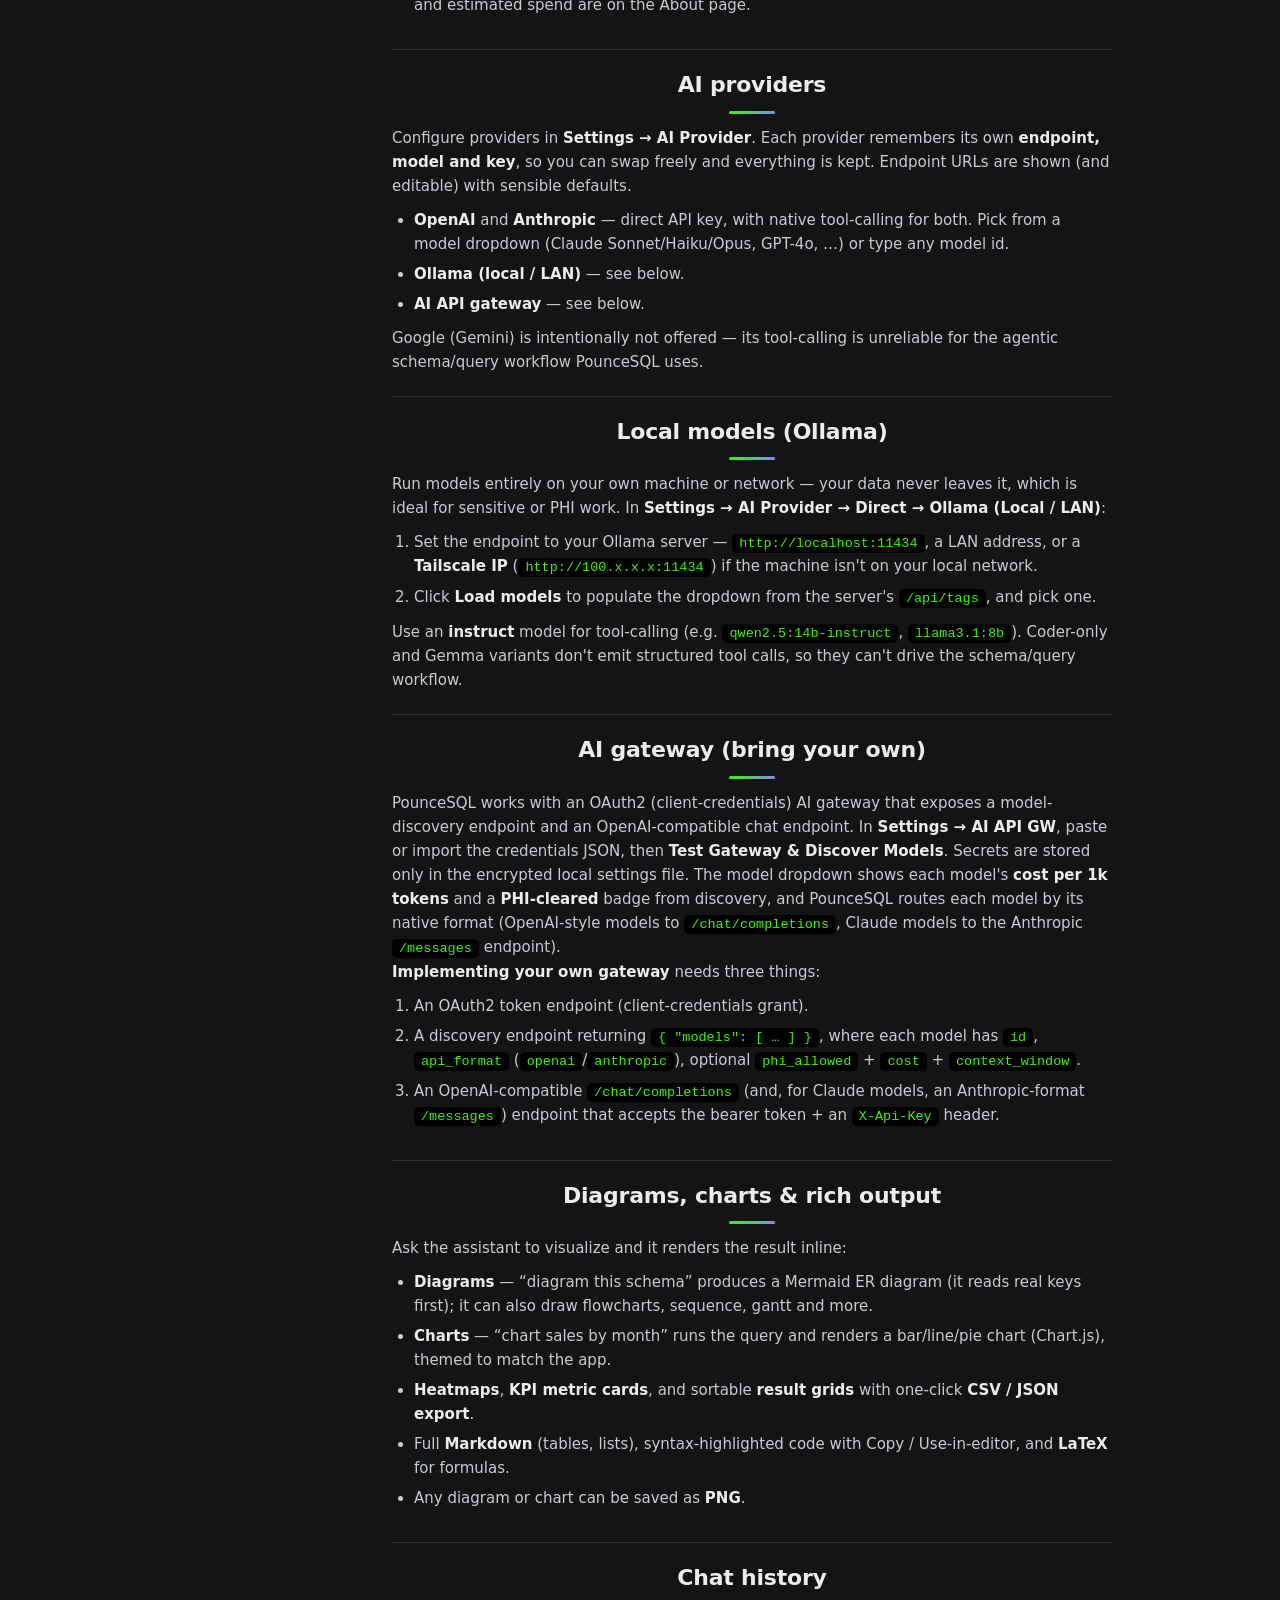
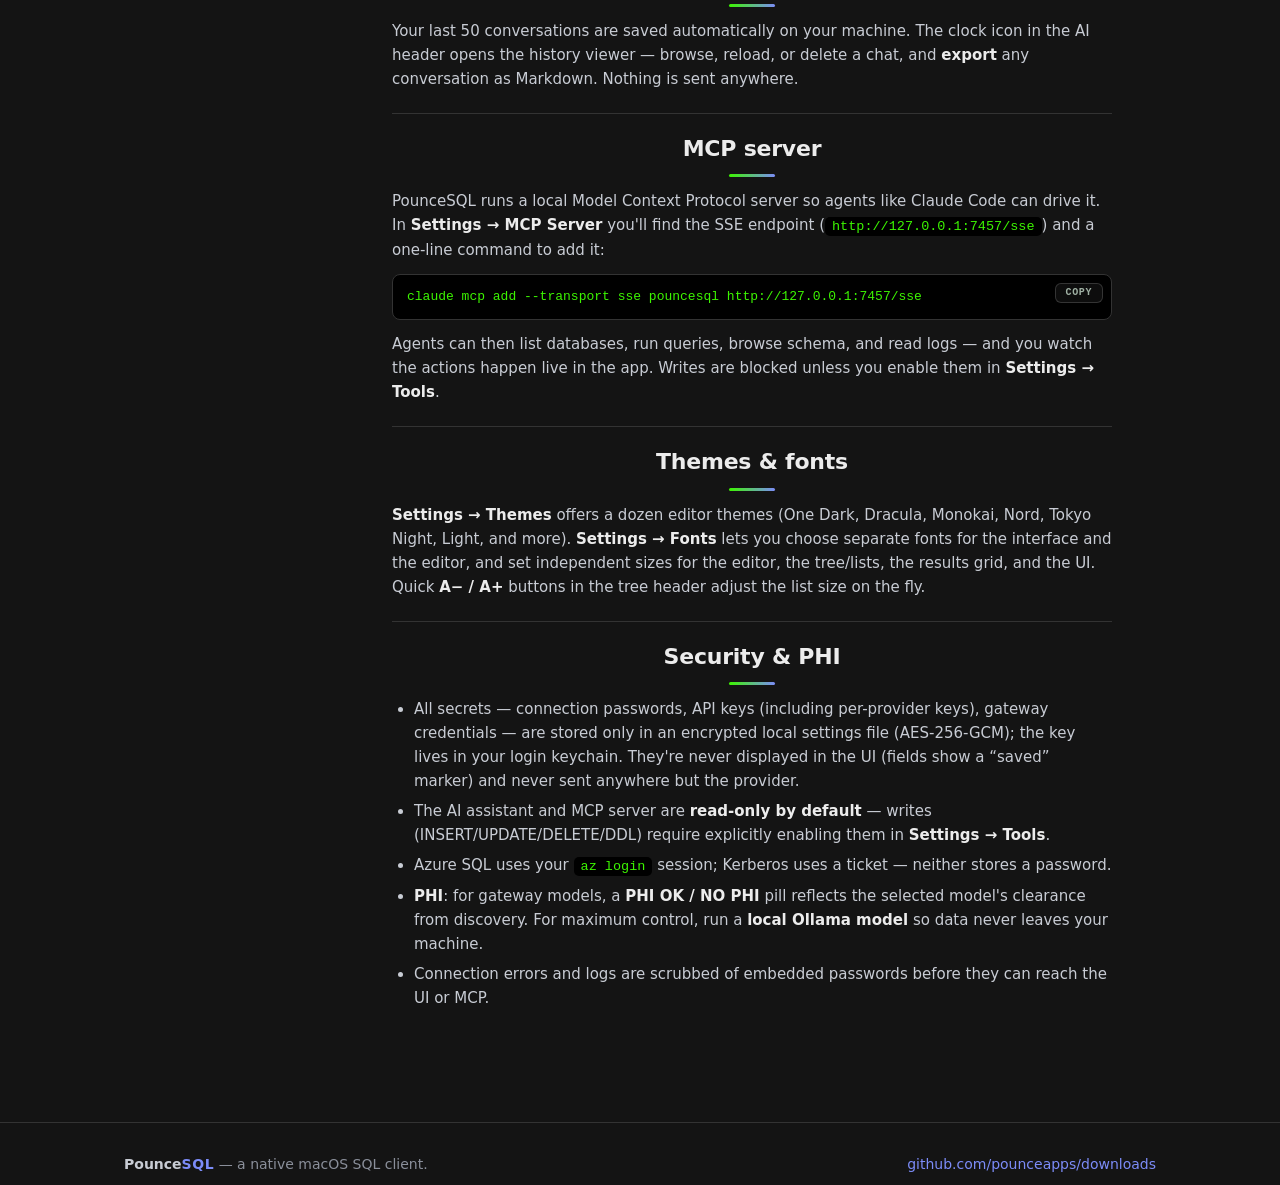
<file: public/docs.html>
<!DOCTYPE html>
<html lang="en">
<head>
<meta charset="utf-8" />
<meta name="viewport" content="width=device-width, initial-scale=1" />
<title>PounceSQL — Documentation</title>
<meta name="description" content="PounceSQL documentation: install, connect to Azure SQL / SQL Server / PostgreSQL / SQLite, AI assistant with OpenAI/Anthropic/Ollama/gateway providers, diagrams & charts, MCP server, security & PHI." />
<link rel="stylesheet" href="style.css" />
</head>
<body>

<header class="nav">
  <div class="wrap nav-inner">
    <a class="brand" href="index.html"><span class="brand-pounce">Pounce</span><span class="brand-sql">SQL</span></a>
    <nav class="nav-links">
      <a href="index.html#features">Features</a>
      <a href="index.html#download">Download</a>
      <a href="whatsnew.html">What's New</a>
      <a href="docs.html" class="active">Docs</a>
      <a href="https://github.com/pounceapps/downloads" class="nav-gh">GitHub ↗</a>
    </nav>
  </div>
</header>

<div class="docs-wrap wrap">
  <aside class="docs-side">
    <nav>
      <a href="#install">Install</a>
      <a href="#first-run">First run</a>
      <a href="#azure">Azure SQL</a>
      <a href="#sqlserver">SQL Server</a>
      <a href="#postgres">PostgreSQL</a>
      <a href="#aws-iam">AWS RDS (IAM)</a>
      <a href="#sqlite">SQLite</a>
      <a href="#browsing">Browsing &amp; queries</a>
      <a href="#ai">AI assistant</a>
      <a href="#providers">AI providers</a>
      <a href="#ollama">Local models (Ollama)</a>
      <a href="#gateway">AI gateway (BYO)</a>
      <a href="#richoutput">Diagrams &amp; charts</a>
      <a href="#history">Chat history</a>
      <a href="#mcp">MCP server</a>
      <a href="#appearance">Themes &amp; fonts</a>
      <a href="#security">Security &amp; PHI</a>
    </nav>
  </aside>

  <main class="docs-main">
    <h1>Documentation</h1>
    <p class="docs-lede">PounceSQL is a native macOS SQL client for Azure SQL, SQL Server,
      PostgreSQL, and SQLite, with an AI assistant and a built-in MCP server.</p>

    <section id="install">
      <h2>Install</h2>
      <p><b>Homebrew (recommended):</b></p>
      <pre><code>brew trust pounceapps/tap
brew install --cask pounceapps/tap/pouncesql</code></pre>
      <p>Homebrew 6.0+ requires trusting a third-party tap once before it will
        install from it; <code>brew trust</code> records that. Upgrade later with
        <code>brew upgrade --cask pouncesql</code>.</p>
      <p><b>Direct download:</b> grab the latest <code>.dmg</code> from the
        <a href="https://github.com/pounceapps/downloads/releases/latest">releases page</a>,
        open it, and drag PounceSQL into Applications. The app is Developer-ID
        signed and notarized, so it opens without a Gatekeeper prompt.</p>
      <p>Requirements: macOS 13+ (Apple Silicon).</p>
    </section>

    <section id="first-run">
      <h2>First run</h2>
      <p>Launch PounceSQL and click <b>+ Add</b> in the left panel to connect your
        first database. The <b>Add connection</b> wizard has a tab for each engine —
        pick the one you need. Once connected, databases appear in the tree on the
        left; expand them to browse schemas, tables, and columns.</p>
    </section>

    <section id="azure">
      <h2>Azure SQL</h2>
      <p>Azure SQL uses your Azure CLI session — no passwords are stored.</p>
      <ol>
        <li>Install the CLI: <code>brew install azure-cli</code></li>
        <li>Sign in: <code>az login</code> (or click the account chip in the title bar).</li>
        <li>In the wizard's <b>Azure SQL</b> tab, browse your subscriptions → servers →
          databases and pick one to pin.</li>
      </ol>
    </section>

    <section id="sqlserver">
      <h2>SQL Server (2017–2025+)</h2>
      <p>Connect to local or domain-joined SQL Server. In the wizard's
        <b>SQL Server</b> tab, enter the server (<code>host</code>,
        <code>host:1433</code>, or <code>host\instance</code>) and choose an
        authentication mode:</p>
      <ul>
        <li><b>SQL Server login</b> — username + password.</li>
        <li><b>Windows / domain (NTLM)</b> — <code>DOMAIN\user</code> + password.
          Works from a Mac that isn't domain-joined.</li>
        <li><b>Kerberos (SSO — no password)</b> — click <b>Get Kerberos ticket</b>
          to run <code>kinit</code>; your password is entered at the OS prompt and
          never stored in PounceSQL. Requires an <code>MSSQLSvc</code> SPN registered
          for the server.</li>
      </ul>
      <p>Pin the whole server to browse every database it hosts, or add a single
        database directly.</p>
    </section>

    <section id="postgres">
      <h2>PostgreSQL</h2>
      <p>In the <b>PostgreSQL</b> tab, enter the server (<code>host</code> or
        <code>host:5432</code>), then choose an <b>Authentication</b> mode:</p>
      <ul>
        <li><b>Password</b> — your role + password, with an SSL mode
          (Prefer / Require / Disable). Best for local, LAN, Tailscale, or a
          Postgres you run yourself.</li>
        <li><b>AWS IAM</b> — connect to AWS RDS/Aurora with your AWS login instead
          of a password (see below).</li>
      </ul>
      <p>Click <b>Connect &amp; List Databases</b> to pin the whole server (browse
        every database) or add one database directly.</p>

      <h3 id="aws-iam">AWS RDS &amp; Aurora — sign in with AWS (IAM)</h3>
      <p>PounceSQL can authenticate to Amazon RDS/Aurora PostgreSQL using your AWS
        login — no database password. On each connect it mints a short-lived token
        from your AWS session and connects over TLS validated against Amazon's RDS
        certificate authority (bundled in the app). It's the AWS analog of the
        Azure <code>az login</code> flow.</p>

      <h4>Each time you connect</h4>
      <ol>
        <li>Sign in to AWS in a terminal — whichever your account uses:
          <code>aws sso login</code> (SSO, most work accounts) or
          <code>aws configure</code> (access keys).</li>
        <li>In the <b>PostgreSQL</b> tab, set <b>Authentication</b> to <b>AWS IAM</b>,
          enter the RDS/Aurora endpoint and the database user; the <b>Region</b>
          fills in from the endpoint. Leave the password blank.</li>
        <li>If you're already signed in via the CLI you don't need the
          <b>Sign in to AWS</b> button (that only starts a new SSO session) — just
          click <b>Connect &amp; List Databases</b>.</li>
      </ol>

      <h4>One-time setup (database admin)</h4>
      <ol>
        <li>Enable <b>IAM DB authentication</b> on the instance (RDS → Modify).</li>
        <li>Grant the database role permission to use IAM:
          <code>GRANT rds_iam TO your_db_user;</code>. Note this makes that role
          IAM-only (no more password), so prefer a dedicated user over the master.</li>
        <li>Attach an IAM policy allowing <code>rds-db:connect</code> to your AWS
          user/role, scoped to that database user and the instance's
          <b>Resource ID</b> (<code>arn:aws:rds-db:REGION:ACCOUNT:dbuser:db-XXXX/your_db_user</code>).</li>
        <li>Make the instance reachable: allow your IP on port <b>5432</b> in the
          security group, and ensure it's reachable from your network.</li>
        <li>IAM policy changes can take a minute or two to take effect.</li>
      </ol>
      <p><b>Troubleshooting:</b> <code>password authentication failed</code> means
        the role isn't set for IAM yet; <code>PAM authentication failed</code> means
        the IAM path is active but the token was rejected (missing
        <code>rds-db:connect</code>, or still propagating); a timeout is the network
        path (security group / public access).</p>
    </section>

    <section id="sqlite">
      <h2>SQLite</h2>
      <p>In the <b>SQLite</b> tab, click <b>Browse…</b> and pick a
        <code>.db</code> / <code>.sqlite</code> file. No server or login is needed —
        PounceSQL opens the file and lists its tables.</p>
    </section>

    <section id="browsing">
      <h2>Browsing &amp; queries</h2>
      <ul>
        <li><b>Expand</b> a database to see tables and views; expand a table to see
          its columns (primary keys and nullability marked).</li>
        <li><b>Double-click</b> a table to preview its rows.</li>
        <li><b>Right-click</b> a table for actions — Select Top N, Row Count,
          Describe Schema, List Columns, Show Indexes — each generated in the correct
          dialect for the engine (LIMIT vs TOP, etc.).</li>
        <li><b>Filter</b> box searches databases and tables, including databases
          nested under a server.</li>
        <li>Run queries with <b>F5</b> or <b>⌘↵</b>. Results appear in the grid below;
          multiple query tabs are supported.</li>
      </ul>
    </section>

    <section id="ai">
      <h2>AI assistant</h2>
      <p>Open the AI panel (the robot icon in the title bar, or the panel on the right)
        and ask in plain English. The assistant is grounded in the schema you're
        connected to, writes SQL in the correct dialect for the engine, and can inspect
        tables and run <b>read-only</b> queries itself to answer — then render the result
        as a diagram, chart, table or KPI cards.</p>
      <ul>
        <li><b>Quick model switcher</b> — the model icon next to <b>New chat</b> lists
          every configured model across all providers; pick one and it switches live.
          The status bar shows the active model.</li>
        <li><b>Run just a selection</b> — highlight part of the editor and F5 runs only
          that; otherwise the whole editor runs.</li>
        <li><b>Per-message usage</b> — token counts appear under each answer; session
          totals, top model and estimated spend are on the About page.</li>
      </ul>
    </section>

    <section id="providers">
      <h2>AI providers</h2>
      <p>Configure providers in <b>Settings → AI Provider</b>. Each provider remembers its
        own <b>endpoint, model and key</b>, so you can swap freely and everything is kept.
        Endpoint URLs are shown (and editable) with sensible defaults.</p>
      <ul>
        <li><b>OpenAI</b> and <b>Anthropic</b> — direct API key, with native tool-calling
          for both. Pick from a model dropdown (Claude Sonnet/Haiku/Opus, GPT-4o, …) or
          type any model id.</li>
        <li><b>Ollama (local / LAN)</b> — see below.</li>
        <li><b>AI API gateway</b> — see below.</li>
      </ul>
      <p>Google (Gemini) is intentionally not offered — its tool-calling is unreliable for
        the agentic schema/query workflow PounceSQL uses.</p>
    </section>

    <section id="ollama">
      <h2>Local models (Ollama)</h2>
      <p>Run models entirely on your own machine or network — your data never leaves it,
        which is ideal for sensitive or PHI work. In <b>Settings → AI Provider → Direct →
        Ollama (Local / LAN)</b>:</p>
      <ol>
        <li>Set the endpoint to your Ollama server — <code>http://localhost:11434</code>,
          a LAN address, or a <b>Tailscale IP</b> (<code>http://100.x.x.x:11434</code>) if
          the machine isn't on your local network.</li>
        <li>Click <b>Load models</b> to populate the dropdown from the server's
          <code>/api/tags</code>, and pick one.</li>
      </ol>
      <p>Use an <b>instruct</b> model for tool-calling (e.g. <code>qwen2.5:14b-instruct</code>,
        <code>llama3.1:8b</code>). Coder-only and Gemma variants don't emit structured tool
        calls, so they can't drive the schema/query workflow.</p>
    </section>

    <section id="gateway">
      <h2>AI gateway (bring your own)</h2>
      <p>PounceSQL works with an OAuth2 (client-credentials) AI gateway that exposes a
        model-discovery endpoint and an OpenAI-compatible chat endpoint. In
        <b>Settings → AI API GW</b>, paste or import the credentials JSON, then
        <b>Test Gateway &amp; Discover Models</b>. Secrets are stored only in the encrypted
        local settings file. The model dropdown shows each model's <b>cost per 1k tokens</b>
        and a <b>PHI-cleared</b> badge from discovery, and PounceSQL routes each model by its
        native format (OpenAI-style models to <code>/chat/completions</code>, Claude models
        to the Anthropic <code>/messages</code> endpoint).</p>
      <p><b>Implementing your own gateway</b> needs three things:</p>
      <ol>
        <li>An OAuth2 token endpoint (client-credentials grant).</li>
        <li>A discovery endpoint returning <code>{ "models": [ … ] }</code>, where each model
          has <code>id</code>, <code>api_format</code> (<code>openai</code>/<code>anthropic</code>),
          optional <code>phi_allowed</code> + <code>cost</code> + <code>context_window</code>.</li>
        <li>An OpenAI-compatible <code>/chat/completions</code> (and, for Claude models, an
          Anthropic-format <code>/messages</code>) endpoint that accepts the bearer token +
          an <code>X-Api-Key</code> header.</li>
      </ol>
    </section>

    <section id="richoutput">
      <h2>Diagrams, charts &amp; rich output</h2>
      <p>Ask the assistant to visualize and it renders the result inline:</p>
      <ul>
        <li><b>Diagrams</b> — “diagram this schema” produces a Mermaid ER diagram (it reads
          real keys first); it can also draw flowcharts, sequence, gantt and more.</li>
        <li><b>Charts</b> — “chart sales by month” runs the query and renders a bar/line/pie
          chart (Chart.js), themed to match the app.</li>
        <li><b>Heatmaps</b>, <b>KPI metric cards</b>, and sortable <b>result grids</b> with
          one-click <b>CSV / JSON export</b>.</li>
        <li>Full <b>Markdown</b> (tables, lists), syntax-highlighted code with Copy /
          Use-in-editor, and <b>LaTeX</b> for formulas.</li>
        <li>Any diagram or chart can be saved as <b>PNG</b>.</li>
      </ul>
    </section>

    <section id="history">
      <h2>Chat history</h2>
      <p>Your last 50 conversations are saved automatically on your machine. The clock icon
        in the AI header opens the history viewer — browse, reload, or delete a chat, and
        <b>export</b> any conversation as Markdown. Nothing is sent anywhere.</p>
    </section>

    <section id="mcp">
      <h2>MCP server</h2>
      <p>PounceSQL runs a local Model Context Protocol server so agents like Claude
        Code can drive it. In <b>Settings → MCP Server</b> you'll find the SSE endpoint
        (<code>http://127.0.0.1:7457/sse</code>) and a one-line command to add it:</p>
      <pre><code>claude mcp add --transport sse pouncesql http://127.0.0.1:7457/sse</code></pre>
      <p>Agents can then list databases, run queries, browse schema, and read logs —
        and you watch the actions happen live in the app. Writes are blocked unless you
        enable them in <b>Settings → Tools</b>.</p>
    </section>

    <section id="appearance">
      <h2>Themes &amp; fonts</h2>
      <p><b>Settings → Themes</b> offers a dozen editor themes (One Dark, Dracula,
        Monokai, Nord, Tokyo Night, Light, and more). <b>Settings → Fonts</b> lets you
        choose separate fonts for the interface and the editor, and set independent
        sizes for the editor, the tree/lists, the results grid, and the UI. Quick
        <b>A−&nbsp;/&nbsp;A+</b> buttons in the tree header adjust the list size on the fly.</p>
    </section>

    <section id="security">
      <h2>Security &amp; PHI</h2>
      <ul>
        <li>All secrets — connection passwords, API keys (including per-provider keys),
          gateway credentials — are stored only in an encrypted local settings file
          (AES-256-GCM); the key lives in your login keychain. They're never displayed in
          the UI (fields show a “saved” marker) and never sent anywhere but the provider.</li>
        <li>The AI assistant and MCP server are <b>read-only by default</b> — writes
          (INSERT/UPDATE/DELETE/DDL) require explicitly enabling them in
          <b>Settings → Tools</b>.</li>
        <li>Azure SQL uses your <code>az login</code> session; Kerberos uses a ticket —
          neither stores a password.</li>
        <li><b>PHI</b>: for gateway models, a <b>PHI OK / NO PHI</b> pill reflects the
          selected model's clearance from discovery. For maximum control, run a
          <b>local Ollama model</b> so data never leaves your machine.</li>
        <li>Connection errors and logs are scrubbed of embedded passwords before they can
          reach the UI or MCP.</li>
      </ul>
    </section>
  </main>
</div>

<footer class="foot">
  <div class="wrap foot-inner">
    <span><span class="brand-pounce">Pounce</span><span class="brand-sql">SQL</span> — a native macOS SQL client.</span>
    <a href="https://github.com/pounceapps/downloads">github.com/pounceapps/downloads</a>
  </div>
</footer>

  <script src="copy.js" defer></script>
</body>
</html>
</file>
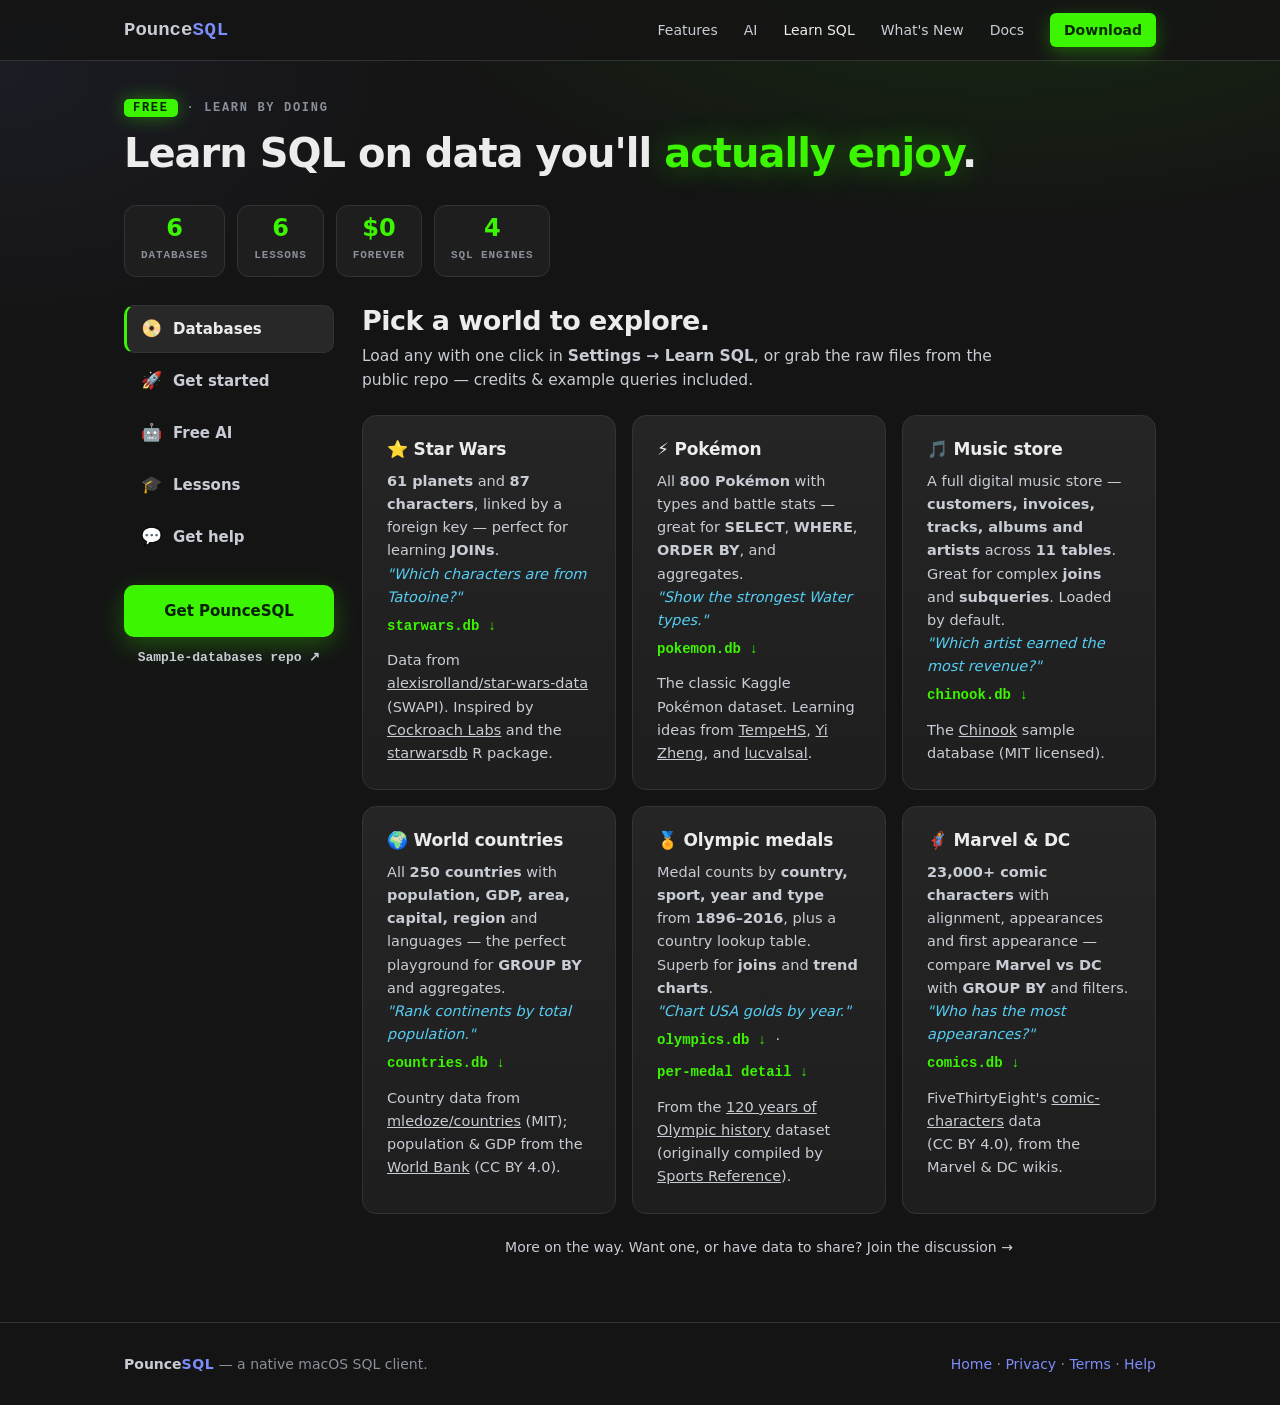
<file: public/learn.html>
<!DOCTYPE html>
<html lang="en">
<head>
  <meta charset="utf-8" />
  <meta name="viewport" content="width=device-width, initial-scale=1" />
  <title>Learn SQL free — PounceSQL</title>
  <meta name="description" content="Learn SQL hands-on with PounceSQL: free built-in sample databases (Star Wars, Pokémon, World countries, and more) you load with one click, plus how to get free AI with Ollama or Google Gemini." />
  <link rel="stylesheet" href="style.css" />
</head>
<body>

<header class="nav">
  <div class="wrap nav-inner">
    <a href="index.html" style="text-decoration:none"><span class="brand"><span class="brand-pounce">Pounce</span><span class="brand-sql">SQL</span></span></a>
    <nav class="nav-links">
      <a href="index.html#features">Features</a>
      <a href="index.html#ai">AI</a>
      <a href="learn.html" class="active">Learn SQL</a>
      <a href="whatsnew.html">What's New</a>
      <a href="docs.html">Docs</a>
      <a href="index.html#download" class="nav-cta">Download</a>
    </nav>
  </div>
</header>

<!-- LEARNING DASHBOARD -->
<section class="ldash-wrap">
  <div class="wrap">

    <!-- header -->
    <div class="ldash-head">
      <div>
        <div class="s-eyebrow"><span class="s-free">FREE</span> · Learn by doing</div>
        <h1 class="ldash-title">Learn SQL on data you'll <span class="accent">actually enjoy</span>.</h1>
      </div>
      <div class="ldash-kpis">
        <div class="ldash-kpi"><b>6</b><span>databases</span></div>
        <div class="ldash-kpi"><b>6</b><span>lessons</span></div>
        <div class="ldash-kpi"><b>$0</b><span>forever</span></div>
        <div class="ldash-kpi"><b>4</b><span>SQL engines</span></div>
      </div>
    </div>

    <!-- dashboard shell -->
    <div class="ldash">
      <aside class="ldash-side">
        <nav class="ldash-nav">
          <a href="#databases" data-p="databases" class="active"><span>📀</span> Databases</a>
          <a href="#start" data-p="start"><span>🚀</span> Get started</a>
          <a href="#ai" data-p="ai"><span>🤖</span> Free AI</a>
          <a href="#lessons" data-p="lessons"><span>🎓</span> Lessons</a>
          <a href="#help" data-p="help"><span>💬</span> Get help</a>
        </nav>
        <div class="ldash-side-cta">
          <a class="btn btn-primary btn-block" href="index.html#download">Get PounceSQL</a>
          <a class="ldash-repo" href="https://github.com/pounceapps/sample-databases" target="_blank" rel="noopener">Sample-databases repo ↗</a>
        </div>
      </aside>

      <div class="ldash-main">

        <!-- DATABASES -->
        <div class="ldash-panel active" id="p-databases">
          <div class="ldash-panel-head">
            <h2>Pick a world to explore.</h2>
            <p>Load any with one click in <b>Settings → Learn SQL</b>, or grab the raw files from the
              <a href="https://github.com/pounceapps/sample-databases" target="_blank" rel="noopener">public repo</a> — credits &amp; example queries included.</p>
          </div>
          <div class="ldash-cards">

            <div class="s-card">
              <h3>⭐ Star Wars</h3>
              <p><b>61 planets</b> and <b>87 characters</b>, linked by a foreign key — perfect for learning <b>JOINs</b>.
                <br><i>"Which characters are from Tatooine?"</i></p>
              <p><a class="s-dl-link" href="https://github.com/pounceapps/sample-databases/raw/main/starwars.db">starwars.db ↓</a></p>
              <p class="s-credit">Data from <a href="https://github.com/alexisrolland/star-wars-data" target="_blank" rel="noopener">alexisrolland/star-wars-data</a> (SWAPI). Inspired by
                <a href="https://www.cockroachlabs.com/blog/star-wars-sql/" target="_blank" rel="noopener">Cockroach Labs</a> and the
                <a href="https://cran.r-project.org/web/packages/starwarsdb/" target="_blank" rel="noopener">starwarsdb</a> R package.</p>
            </div>

            <div class="s-card">
              <h3>⚡ Pokémon</h3>
              <p>All <b>800 Pokémon</b> with types and battle stats — great for <b>SELECT</b>, <b>WHERE</b>, <b>ORDER&nbsp;BY</b>,
                and aggregates. <br><i>"Show the strongest Water types."</i></p>
              <p><a class="s-dl-link" href="https://github.com/pounceapps/sample-databases/raw/main/pokemon.db">pokemon.db ↓</a></p>
              <p class="s-credit">The classic Kaggle Pokémon dataset. Learning ideas from
                <a href="https://github.com/TempeHS/Learn_SQL_Basics" target="_blank" rel="noopener">TempeHS</a>,
                <a href="https://yi-zheng1709.medium.com/sql-basics-lets-play-with-pok%C3%A9mon-data-d81709c9d7ae" target="_blank" rel="noopener">Yi Zheng</a>, and
                <a href="https://github.com/lucvalsal/pokemon-database" target="_blank" rel="noopener">lucvalsal</a>.</p>
            </div>

            <div class="s-card">
              <h3>🎵 Music store</h3>
              <p>A full digital music store — <b>customers, invoices, tracks, albums and artists</b> across <b>11 tables</b>.
                Great for complex <b>joins</b> and <b>subqueries</b>. Loaded by default. <br><i>"Which artist earned the most revenue?"</i></p>
              <p><a class="s-dl-link" href="https://github.com/pounceapps/sample-databases/raw/main/chinook.db">chinook.db ↓</a></p>
              <p class="s-credit">The <a href="https://github.com/lerocha/chinook-database" target="_blank" rel="noopener">Chinook</a>
                sample database (MIT licensed).</p>
            </div>

            <div class="s-card">
              <h3>🌍 World countries</h3>
              <p>All <b>250 countries</b> with <b>population, GDP, area, capital, region</b> and languages — the perfect
                playground for <b>GROUP&nbsp;BY</b> and aggregates. <br><i>"Rank continents by total population."</i></p>
              <p><a class="s-dl-link" href="https://github.com/pounceapps/sample-databases/raw/main/countries.db">countries.db ↓</a></p>
              <p class="s-credit">Country data from <a href="https://github.com/mledoze/countries" target="_blank" rel="noopener">mledoze/countries</a> (MIT);
                population &amp; GDP from the <a href="https://data.worldbank.org" target="_blank" rel="noopener">World Bank</a> (CC&nbsp;BY&nbsp;4.0).</p>
            </div>

            <div class="s-card">
              <h3>🏅 Olympic medals</h3>
              <p>Medal counts by <b>country, sport, year and type</b> from <b>1896–2016</b>, plus a country lookup table.
                Superb for <b>joins</b> and <b>trend charts</b>. <br><i>"Chart USA golds by year."</i></p>
              <p><a class="s-dl-link" href="https://github.com/pounceapps/sample-databases/raw/main/olympics.db">olympics.db ↓</a>
                &nbsp;·&nbsp; <a class="s-dl-link" href="https://github.com/pounceapps/sample-databases/raw/main/olympics-detailed.db">per-medal detail ↓</a></p>
              <p class="s-credit">From the <a href="https://github.com/rgriff23/Olympic_history" target="_blank" rel="noopener">120 years of Olympic history</a>
                dataset (originally compiled by <a href="https://www.sports-reference.com" target="_blank" rel="noopener">Sports Reference</a>).</p>
            </div>

            <div class="s-card">
              <h3>🦸 Marvel &amp; DC</h3>
              <p><b>23,000+ comic characters</b> with alignment, appearances and first appearance — compare
                <b>Marvel vs DC</b> with <b>GROUP&nbsp;BY</b> and filters. <br><i>"Who has the most appearances?"</i></p>
              <p><a class="s-dl-link" href="https://github.com/pounceapps/sample-databases/raw/main/comics.db">comics.db ↓</a></p>
              <p class="s-credit">FiveThirtyEight's <a href="https://github.com/fivethirtyeight/data/tree/master/comic-characters" target="_blank" rel="noopener">comic-characters</a>
                data (CC&nbsp;BY&nbsp;4.0), from the Marvel &amp; DC wikis.</p>
            </div>

          </div>
          <p class="ldash-foot">More on the way. Want one, or have data to share? <a href="https://github.com/pounceapps/sample-databases/discussions" target="_blank" rel="noopener">Join the discussion →</a></p>
        </div>

        <!-- GET STARTED -->
        <div class="ldash-panel" id="p-start">
          <div class="ldash-panel-head">
            <h2>Load a database in one click.</h2>
            <p>No files to move, no setup — everything installs into <code>~/Documents/pouncesql/learn</code> and pins to your tree.</p>
          </div>
          <figure class="s-shot" style="margin-bottom:24px">
            <img src="screenshots/learn-dashboard.png" loading="lazy" alt="PounceSQL's Settings → Learn SQL dashboard: a summary of datasets, and cards for Star Wars, Pokémon, Music store, World countries, Olympic medals and Marvel & DC, each with a one-click Load, Remove or Download button." />
          </figure>
          <ol class="s-steps">
            <li>Open <b>Settings → Learn SQL</b>.</li>
            <li>Click <b>Load</b> next to any database — it installs (downloading first if needed) and appears in your tree.</li>
            <li>Expand it to see the tables — or just ask the AI: <i>"what's in this database?"</i></li>
            <li>Done exploring? Click <b>Remove</b> to hide it; reload it any time.</li>
          </ol>
          <p class="s-sub" style="font-size:.92rem;margin-top:22px">Prefer to do it by hand? Download a <code>.db</code> from the Databases tab, then use <b>Add → SQLite → Browse…</b> in the tree.
            Tip: right-click any table to preview rows, count them, or generate a starter query.</p>
        </div>

        <!-- FREE AI -->
        <div class="ldash-panel" id="p-ai">
          <div class="ldash-panel-head">
            <h2>Turn on the assistant for $0.</h2>
            <p>The AI is optional and off until you add a provider. Both of these are free.</p>
          </div>
          <div class="ldash-ai">
            <div class="ldash-ai-col">
              <h3>🟢 Google Gemini <span>free tier</span></h3>
              <ol class="s-steps">
                <li>Go to <a href="https://aistudio.google.com/apikey" target="_blank" rel="noopener">aistudio.google.com/apikey</a> and sign in.</li>
                <li>Click <b>Create API key</b> and copy it.</li>
                <li>In PounceSQL: <b>Settings → AI Provider → Google</b>, paste the key.</li>
                <li>Pick <code>gemini-2.5-flash</code> and start chatting. Free-tier limits are generous for learning.</li>
              </ol>
            </div>
            <div class="ldash-ai-col">
              <h3>🔒 Ollama <span>100% local</span></h3>
              <ol class="s-steps">
                <li>Install <a href="https://ollama.com/download" target="_blank" rel="noopener">Ollama</a> (or <code>brew install ollama</code>).</li>
                <li>Pull a coding-tuned model: <code>ollama pull qwen2.5-coder</code></li>
                <li>In PounceSQL: <b>Settings → AI Provider → Ollama</b>, endpoint <code>http://localhost:11434</code>.</li>
                <li>Load the model list, pick your model — nothing ever leaves your Mac.</li>
              </ol>
            </div>
          </div>
          <p class="s-sub" style="font-size:.92rem;margin-top:18px">Prefer the big models? A few dollars of <a href="index.html#providers">OpenAI or Anthropic</a> credits go a long way.</p>
        </div>

        <!-- LESSONS -->
        <div class="ldash-panel" id="p-lessons">
          <div class="ldash-panel-head">
            <h2>From your first query to charts.</h2>
            <p>Paste each query into the editor and hit <b>Run</b> (⌘↵), or ask the AI. Work top to bottom — every lesson builds on the last.</p>
          </div>
          <ol class="s-lessons">
            <li class="s-lesson">
              <div class="s-lesson-h"><span class="s-lesson-n">1</span><h3>Your first query</h3><span class="s-lesson-db">pokemon.db</span></div>
              <p><b>SELECT</b> chooses columns, <b>WHERE</b> filters rows, <b>ORDER BY</b> sorts, <b>LIMIT</b> caps the count. Find the ten hardest-hitting Fire types:</p>
              <pre class="s-code">SELECT name, type1, attack
FROM pokemon
WHERE type1 = 'Fire'
ORDER BY attack DESC
LIMIT 10;</pre>
              <p class="s-try">Try next: change <code>'Fire'</code> to <code>'Water'</code>, or sort by <code>speed</code>.</p>
            </li>

            <li class="s-lesson">
              <div class="s-lesson-h"><span class="s-lesson-n">2</span><h3>Count &amp; group</h3><span class="s-lesson-db">pokemon.db</span></div>
              <p>Aggregate functions summarise many rows. <b>GROUP BY</b> makes one row per group — here, per type — with a count and an average:</p>
              <pre class="s-code">SELECT type1,
       COUNT(*)            AS count,
       ROUND(AVG(total), 0) AS avg_power
FROM pokemon
GROUP BY type1
ORDER BY count DESC;</pre>
              <p class="s-try">Try next: add <code>HAVING COUNT(*) &gt; 40</code> to keep only the common types.</p>
            </li>

            <li class="s-lesson">
              <div class="s-lesson-h"><span class="s-lesson-n">3</span><h3>Join two tables</h3><span class="s-lesson-db">starwars.db</span></div>
              <p>Real data lives in linked tables. A <b>JOIN</b> follows the foreign key — each character's <code>planet_id</code> points at a planet:</p>
              <pre class="s-code">SELECT people.name, planet.name AS homeworld
FROM people
JOIN planet ON people.planet_id = planet.id
WHERE planet.name = 'Tatooine';</pre>
              <p class="s-try">Try next: swap in <code>'Naboo'</code>, or add <code>people.height</code> and sort by it.</p>
            </li>

            <li class="s-lesson">
              <div class="s-lesson-h"><span class="s-lesson-n">4</span><h3>Let the AI write it</h3><span class="s-lesson-db">any database · AI</span></div>
              <p>Don't know the syntax yet? Type the question in the <b>AI Assistant</b> and it writes engine-correct SQL you can read, tweak, and run with <b>Use&nbsp;in&nbsp;editor</b>:</p>
              <pre class="s-code s-prompt">Ask: “Which homeworld has produced the most characters?”</pre>
              <p class="s-try">Read the JOIN + GROUP BY it generates — that's lesson 2 and 3 combined. Then ask it <i>"explain that query."</i></p>
            </li>

            <li class="s-lesson">
              <div class="s-lesson-h"><span class="s-lesson-n">5</span><h3>See it as a chart</h3><span class="s-lesson-db">any database · AI</span></div>
              <p>Numbers are easier to grasp as pictures. Ask for a chart and PounceSQL renders it inline — then export it as PNG:</p>
              <pre class="s-code s-prompt">Ask: “Chart the average attack by Pokémon type.”</pre>
              <p class="s-try">Also try: <i>"give me the KPIs for this database"</i> for a dashboard of headline numbers.</p>
            </li>

            <li class="s-lesson">
              <div class="s-lesson-h"><span class="s-lesson-n">6</span><h3>Map the whole schema</h3><span class="s-lesson-db">any database · AI</span></div>
              <p>New database? Get the lay of the land instantly — the AI draws an entity-relationship diagram of the tables and how they connect:</p>
              <pre class="s-code s-prompt">Ask: “Diagram the relationships in this database.”</pre>
              <p class="s-try">Now you can see which columns to JOIN on before you write a line of SQL.</p>
            </li>
          </ol>
        </div>

        <!-- GET HELP -->
        <div class="ldash-panel" id="p-help">
          <div class="ldash-panel-head">
            <h2>Stuck? Here's where to look.</h2>
            <p>Everything you need to keep learning — guides, answers, and people who can help.</p>
          </div>
          <div class="ldash-help-grid">
            <a class="ldash-help" href="docs.html">
              <span class="lh-ico">📘</span>
              <span class="lh-t"><b>Full documentation</b><span>Connecting, querying, AI, MCP — the complete guide.</span></span>
            </a>
            <a class="ldash-help" href="#start" data-jump="start">
              <span class="lh-ico">🚀</span>
              <span class="lh-t"><b>Getting started</b><span>Load your first database and run a query.</span></span>
            </a>
            <a class="ldash-help" href="#lessons" data-jump="lessons">
              <span class="lh-ico">🎓</span>
              <span class="lh-t"><b>Hands-on lessons</b><span>First query → joins → AI → charts, step by step.</span></span>
            </a>
            <a class="ldash-help" href="#ai" data-jump="ai">
              <span class="lh-ico">🤖</span>
              <span class="lh-t"><b>Turn on AI for free</b><span>Google Gemini or a local Ollama model.</span></span>
            </a>
            <a class="ldash-help" href="azure-help.html?build=brew">
              <span class="lh-ico">☁️</span>
              <span class="lh-t"><b>Azure sign-in help</b><span>Connect Azure SQL with your <code>az login</code> session.</span></span>
            </a>
            <a class="ldash-help" href="https://github.com/orgs/pounceapps/discussions" target="_blank" rel="noopener">
              <span class="lh-ico">💬</span>
              <span class="lh-t"><b>Ask the community</b><span>Questions, ideas, and dataset requests in Discussions.</span></span>
            </a>
            <a class="ldash-help" href="https://github.com/pounceapps/sample-databases" target="_blank" rel="noopener">
              <span class="lh-ico">📦</span>
              <span class="lh-t"><b>Sample-databases repo</b><span>Raw files, schemas, credits and example queries.</span></span>
            </a>
            <a class="ldash-help" href="whatsnew.html">
              <span class="lh-ico">✨</span>
              <span class="lh-t"><b>What's new</b><span>Latest features and how to update.</span></span>
            </a>
          </div>
        </div>

      </div>
    </div>
  </div>
</section>

<script>
  (function () {
    var items = Array.prototype.slice.call(document.querySelectorAll('.ldash-nav a'));
    var panels = Array.prototype.slice.call(document.querySelectorAll('.ldash-panel'));
    var ids = items.map(function (a) { return a.dataset.p; });
    function show(id) {
      if (ids.indexOf(id) < 0) id = 'databases';
      items.forEach(function (a) { a.classList.toggle('active', a.dataset.p === id); });
      panels.forEach(function (p) { p.classList.toggle('active', p.id === 'p-' + id); });
      if (history.replaceState) history.replaceState(null, '', '#' + id);
    }
    function goTo(id) {
      show(id);
      var top = document.querySelector('.ldash').getBoundingClientRect().top + window.scrollY - 76;
      window.scrollTo({ top: top, behavior: 'smooth' });
    }
    items.forEach(function (a) {
      a.addEventListener('click', function (e) {
        e.preventDefault();
        show(a.dataset.p);
        var top = document.querySelector('.ldash').getBoundingClientRect().top + window.scrollY - 76;
        if (window.scrollY > top) window.scrollTo({ top: top, behavior: 'smooth' });
      });
    });
    // In-panel "jump" links (e.g. from the Get-help panel) switch panels too.
    document.querySelectorAll('[data-jump]').forEach(function (a) {
      a.addEventListener('click', function (e) { e.preventDefault(); goTo(a.dataset.jump); });
    });
    show((location.hash || '').replace('#', ''));
  })();
</script>

<footer class="foot">
  <div class="wrap foot-inner">
    <span><span class="brand-pounce">Pounce</span><span class="brand-sql">SQL</span> — a native macOS SQL client.</span>
    <span><a href="index.html">Home</a> · <a href="privacy.html">Privacy</a> · <a href="terms.html">Terms</a> · <a href="https://github.com/orgs/pounceapps/discussions">Help</a></span>
  </div>
</footer>

  <script src="copy.js" defer></script>
</body>
</html>
</file>
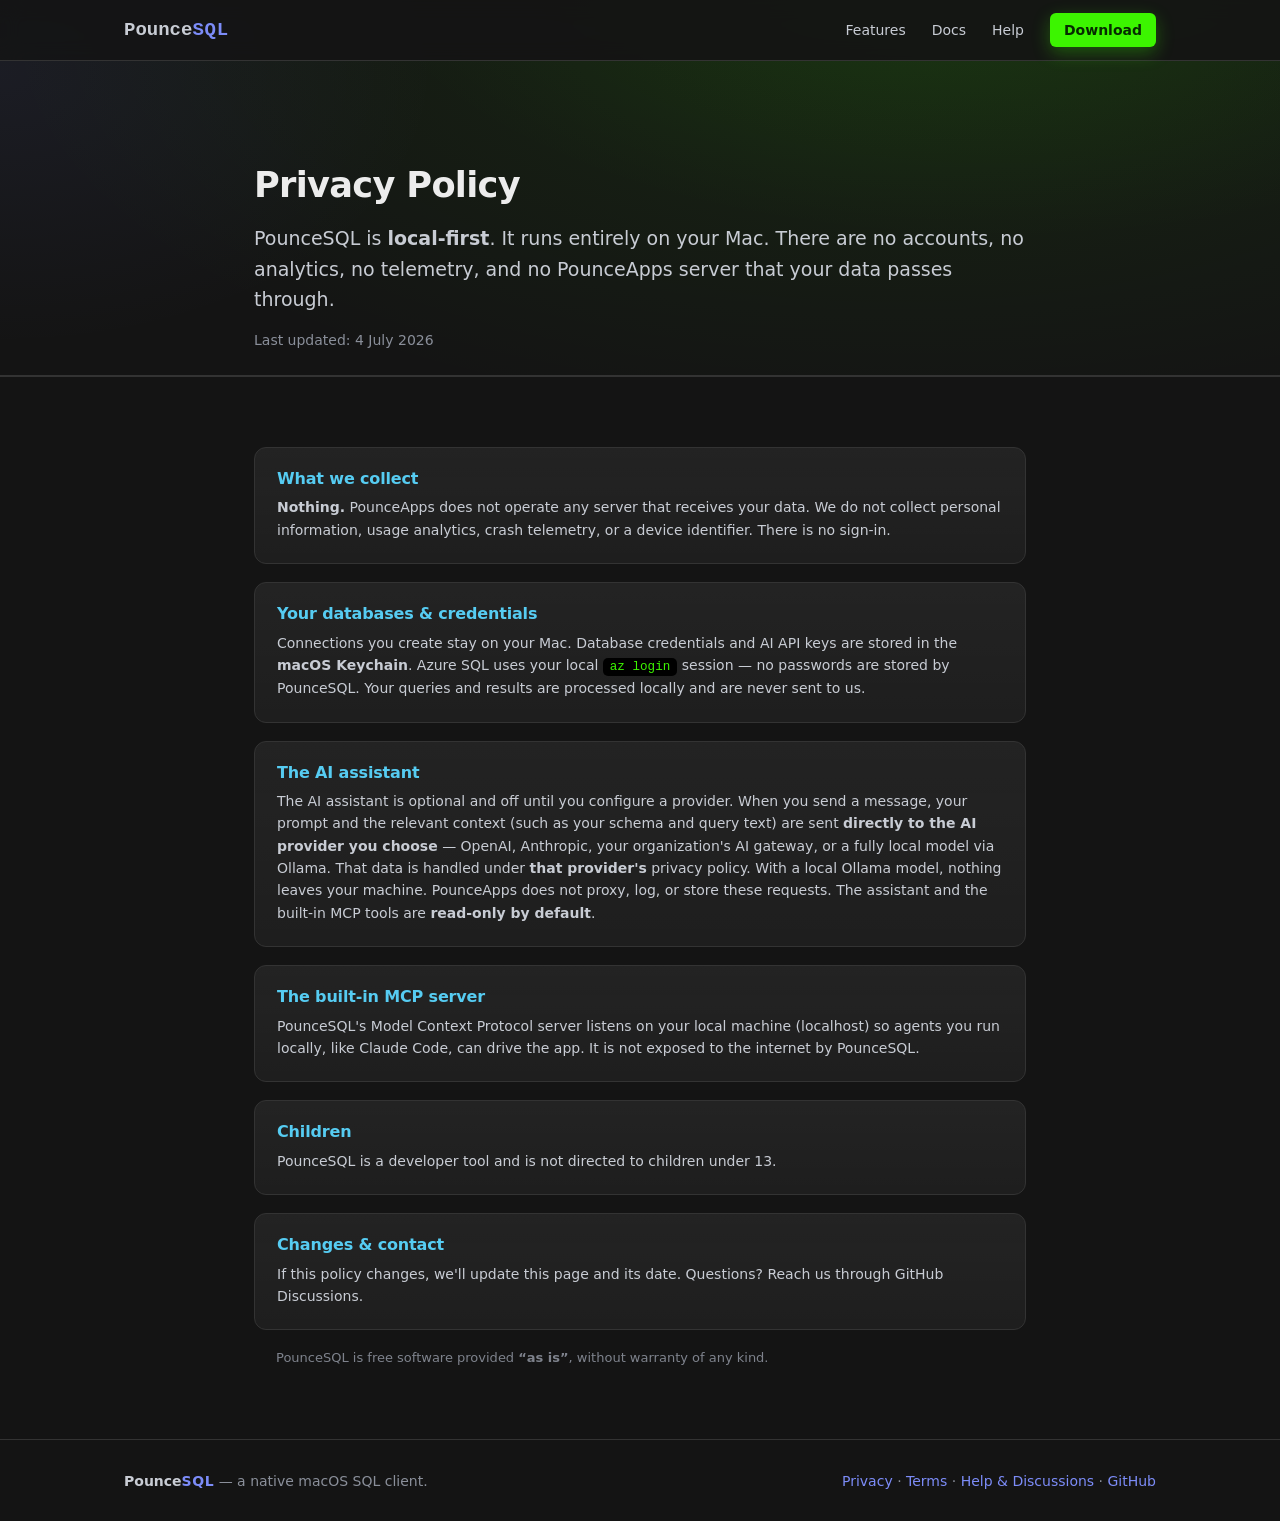
<file: public/privacy.html>
<!DOCTYPE html>
<html lang="en">
<head>
  <meta charset="utf-8" />
  <meta name="viewport" content="width=device-width, initial-scale=1" />
  <title>Privacy Policy — PounceSQL</title>
  <meta name="description" content="PounceSQL privacy policy. PounceSQL is a local-first native macOS app: no accounts, no analytics, no telemetry. Your data stays on your Mac." />
  <link rel="stylesheet" href="style.css" />
</head>
<body>

<header class="nav">
  <div class="wrap nav-inner">
    <a href="index.html" style="text-decoration:none"><span class="brand"><span class="brand-pounce">Pounce</span><span class="brand-sql">SQL</span></span></a>
    <nav class="nav-links">
      <a href="index.html#features">Features</a>
      <a href="docs.html">Docs</a>
      <a href="https://github.com/orgs/pounceapps/discussions">Help</a>
      <a href="index.html#download" class="nav-cta">Download</a>
    </nav>
  </div>
</header>

<section class="hero" style="padding-bottom:24px">
  <div class="wrap" style="max-width:820px">
    <h1 style="font-size:2.2rem">Privacy Policy</h1>
    <p class="lede" style="max-width:70ch">PounceSQL is <b>local-first</b>. It runs entirely on your Mac. There are no accounts, no
      analytics, no telemetry, and no PounceApps server that your data passes through.</p>
    <p class="hero-note">Last updated: 4 July 2026</p>
  </div>
</section>

<section class="features2"><div class="wrap" style="max-width:820px">
  <div class="feat" style="margin-bottom:18px">
    <h3>What we collect</h3>
    <p><b>Nothing.</b> PounceApps does not operate any server that receives your data. We do not collect personal
      information, usage analytics, crash telemetry, or a device identifier. There is no sign-in.</p>
  </div>
  <div class="feat" style="margin-bottom:18px">
    <h3>Your databases &amp; credentials</h3>
    <p>Connections you create stay on your Mac. Database credentials and AI API keys are stored in the
      <b>macOS Keychain</b>. Azure SQL uses your local <code>az login</code> session — no passwords are stored by
      PounceSQL. Your queries and results are processed locally and are never sent to us.</p>
  </div>
  <div class="feat" style="margin-bottom:18px">
    <h3>The AI assistant</h3>
    <p>The AI assistant is optional and off until you configure a provider. When you send a message, your prompt
      and the relevant context (such as your schema and query text) are sent <b>directly to the AI provider you
      choose</b> — OpenAI, Anthropic, your organization's AI gateway, or a fully local model via Ollama. That data
      is handled under <b>that provider's</b> privacy policy. With a local Ollama model, nothing leaves your machine.
      PounceApps does not proxy, log, or store these requests. The assistant and the built-in MCP tools are
      <b>read-only by default</b>.</p>
  </div>
  <div class="feat" style="margin-bottom:18px">
    <h3>The built-in MCP server</h3>
    <p>PounceSQL's Model Context Protocol server listens on your local machine (localhost) so agents you run
      locally, like Claude Code, can drive the app. It is not exposed to the internet by PounceSQL.</p>
  </div>
  <div class="feat" style="margin-bottom:18px">
    <h3>Children</h3>
    <p>PounceSQL is a developer tool and is not directed to children under 13.</p>
  </div>
  <div class="feat" style="margin-bottom:18px">
    <h3>Changes &amp; contact</h3>
    <p>If this policy changes, we'll update this page and its date. Questions? Reach us through
      <a href="https://github.com/orgs/pounceapps/discussions">GitHub Discussions</a>.</p>
  </div>
  <p class="dl-note dl-disclaimer" style="margin-top:8px">PounceSQL is free software provided <b>“as is”</b>, without warranty of any kind.</p>
</div></section>

<footer class="foot">
  <div class="wrap foot-inner">
    <span><span class="brand-pounce">Pounce</span><span class="brand-sql">SQL</span> — a native macOS SQL client.</span>
    <span>
      <a href="privacy.html">Privacy</a> · <a href="terms.html">Terms</a> ·
      <a href="https://github.com/orgs/pounceapps/discussions">Help &amp; Discussions</a> ·
      <a href="https://github.com/pounceapps/pouncesql">GitHub</a>
    </span>
  </div>
</footer>

  <script src="copy.js" defer></script>
</body>
</html>
</file>
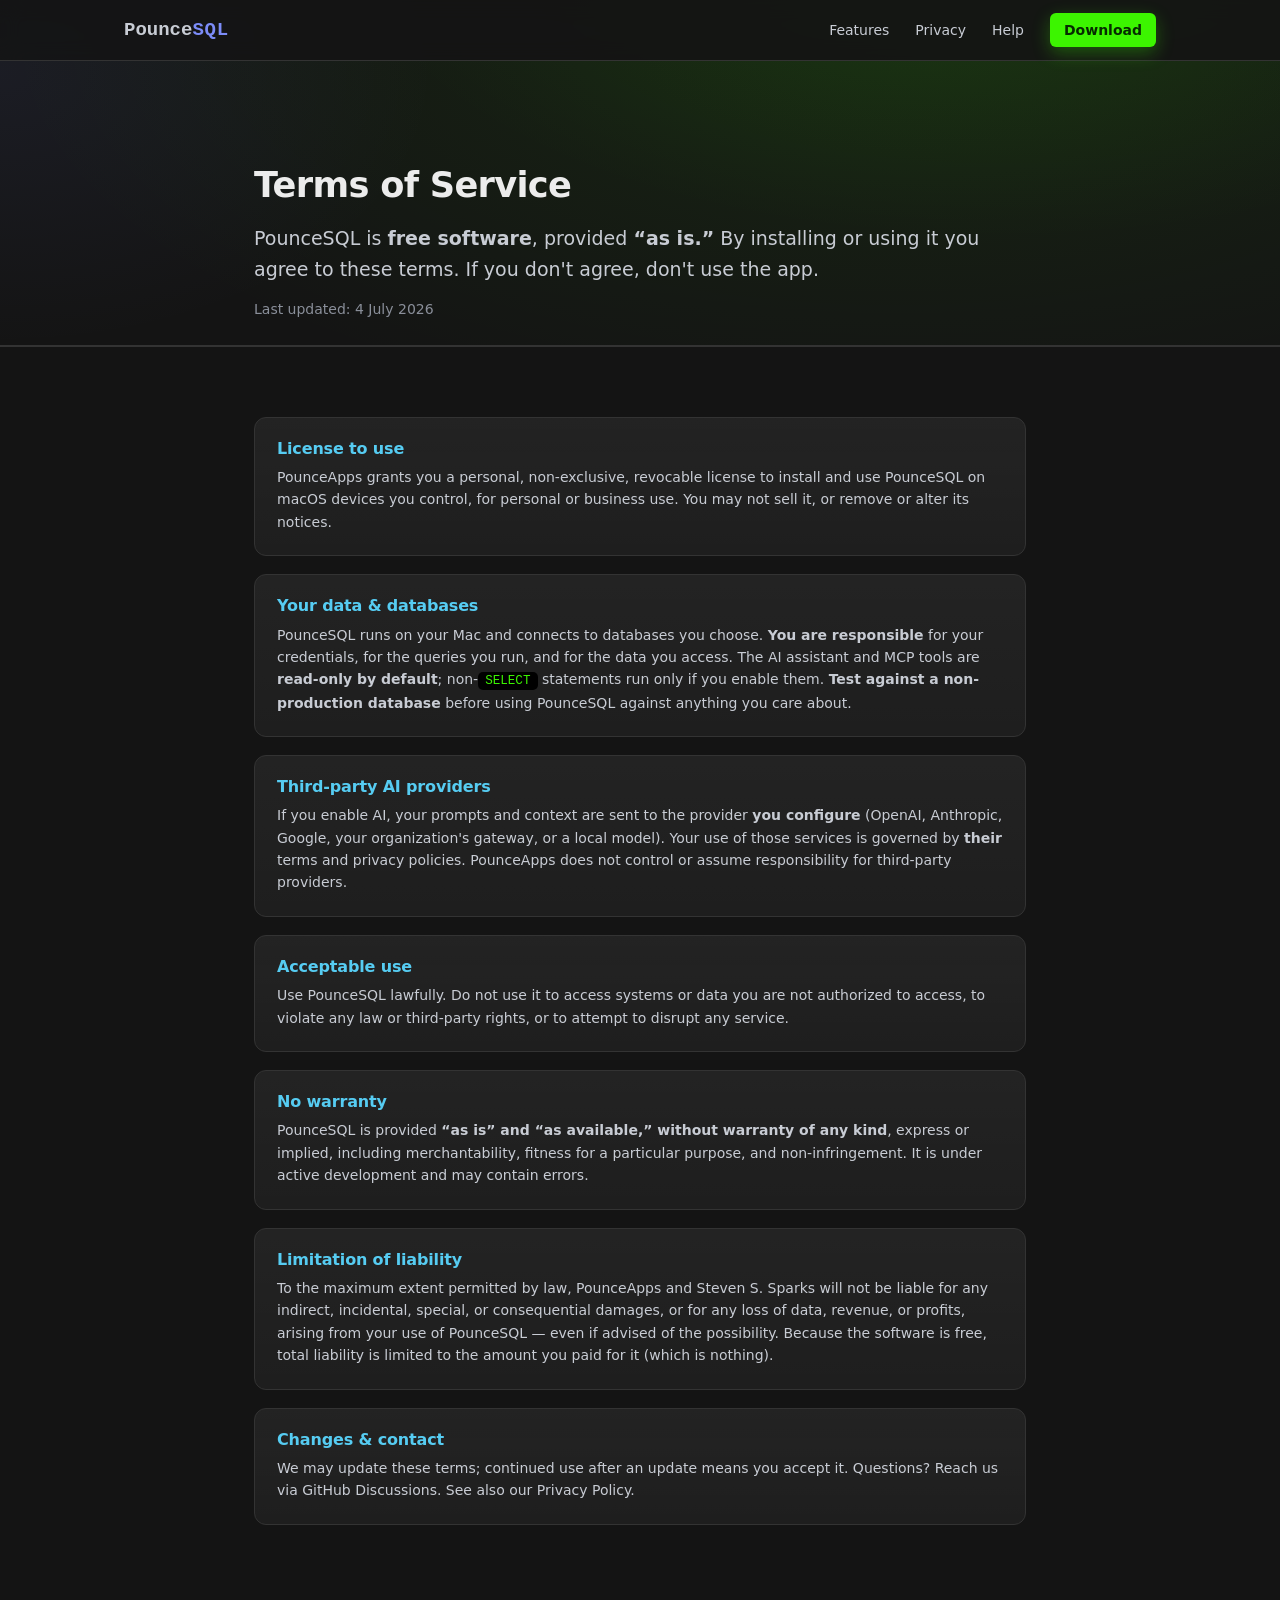
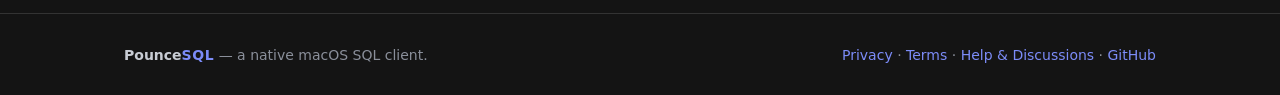
<file: public/terms.html>
<!DOCTYPE html>
<html lang="en">
<head>
  <meta charset="utf-8" />
  <meta name="viewport" content="width=device-width, initial-scale=1" />
  <title>Terms of Service — PounceSQL</title>
  <meta name="description" content="PounceSQL terms of service. Free, native macOS SQL client provided as is, without warranty." />
  <link rel="stylesheet" href="style.css" />
</head>
<body>

<header class="nav">
  <div class="wrap nav-inner">
    <a href="index.html" style="text-decoration:none"><span class="brand"><span class="brand-pounce">Pounce</span><span class="brand-sql">SQL</span></span></a>
    <nav class="nav-links">
      <a href="index.html#features">Features</a>
      <a href="privacy.html">Privacy</a>
      <a href="https://github.com/orgs/pounceapps/discussions">Help</a>
      <a href="index.html#download" class="nav-cta">Download</a>
    </nav>
  </div>
</header>

<section class="hero" style="padding-bottom:24px">
  <div class="wrap" style="max-width:820px">
    <h1 style="font-size:2.2rem">Terms of Service</h1>
    <p class="lede" style="max-width:70ch">PounceSQL is <b>free software</b>, provided <b>“as is.”</b> By installing or using
      it you agree to these terms. If you don't agree, don't use the app.</p>
    <p class="hero-note">Last updated: 4 July 2026</p>
  </div>
</section>

<section class="features2"><div class="wrap" style="max-width:820px">
  <div class="feat" style="margin-bottom:18px">
    <h3>License to use</h3>
    <p>PounceApps grants you a personal, non-exclusive, revocable license to install and use PounceSQL on macOS
      devices you control, for personal or business use. You may not sell it, or remove or alter its notices.</p>
  </div>
  <div class="feat" style="margin-bottom:18px">
    <h3>Your data &amp; databases</h3>
    <p>PounceSQL runs on your Mac and connects to databases you choose. <b>You are responsible</b> for your
      credentials, for the queries you run, and for the data you access. The AI assistant and MCP tools are
      <b>read-only by default</b>; non-<code>SELECT</code> statements run only if you enable them. <b>Test against a
      non-production database</b> before using PounceSQL against anything you care about.</p>
  </div>
  <div class="feat" style="margin-bottom:18px">
    <h3>Third-party AI providers</h3>
    <p>If you enable AI, your prompts and context are sent to the provider <b>you configure</b> (OpenAI, Anthropic,
      Google, your organization's gateway, or a local model). Your use of those services is governed by
      <b>their</b> terms and privacy policies. PounceApps does not control or assume responsibility for third-party
      providers.</p>
  </div>
  <div class="feat" style="margin-bottom:18px">
    <h3>Acceptable use</h3>
    <p>Use PounceSQL lawfully. Do not use it to access systems or data you are not authorized to access, to
      violate any law or third-party rights, or to attempt to disrupt any service.</p>
  </div>
  <div class="feat" style="margin-bottom:18px">
    <h3>No warranty</h3>
    <p>PounceSQL is provided <b>“as is” and “as available,” without warranty of any kind</b>, express or implied,
      including merchantability, fitness for a particular purpose, and non-infringement. It is under active
      development and may contain errors.</p>
  </div>
  <div class="feat" style="margin-bottom:18px">
    <h3>Limitation of liability</h3>
    <p>To the maximum extent permitted by law, PounceApps and Steven S. Sparks will not be liable for any indirect,
      incidental, special, or consequential damages, or for any loss of data, revenue, or profits, arising from
      your use of PounceSQL — even if advised of the possibility. Because the software is free, total liability is
      limited to the amount you paid for it (which is nothing).</p>
  </div>
  <div class="feat" style="margin-bottom:18px">
    <h3>Changes &amp; contact</h3>
    <p>We may update these terms; continued use after an update means you accept it. Questions? Reach us via
      <a href="https://github.com/orgs/pounceapps/discussions">GitHub Discussions</a>. See also our
      <a href="privacy.html">Privacy Policy</a>.</p>
  </div>
</div></section>

<footer class="foot">
  <div class="wrap foot-inner">
    <span><span class="brand-pounce">Pounce</span><span class="brand-sql">SQL</span> — a native macOS SQL client.</span>
    <span>
      <a href="privacy.html">Privacy</a> ·
      <a href="terms.html">Terms</a> ·
      <a href="https://github.com/orgs/pounceapps/discussions">Help &amp; Discussions</a> ·
      <a href="https://github.com/pounceapps/pouncesql">GitHub</a>
    </span>
  </div>
</footer>

  <script src="copy.js" defer></script>
</body>
</html>
</file>
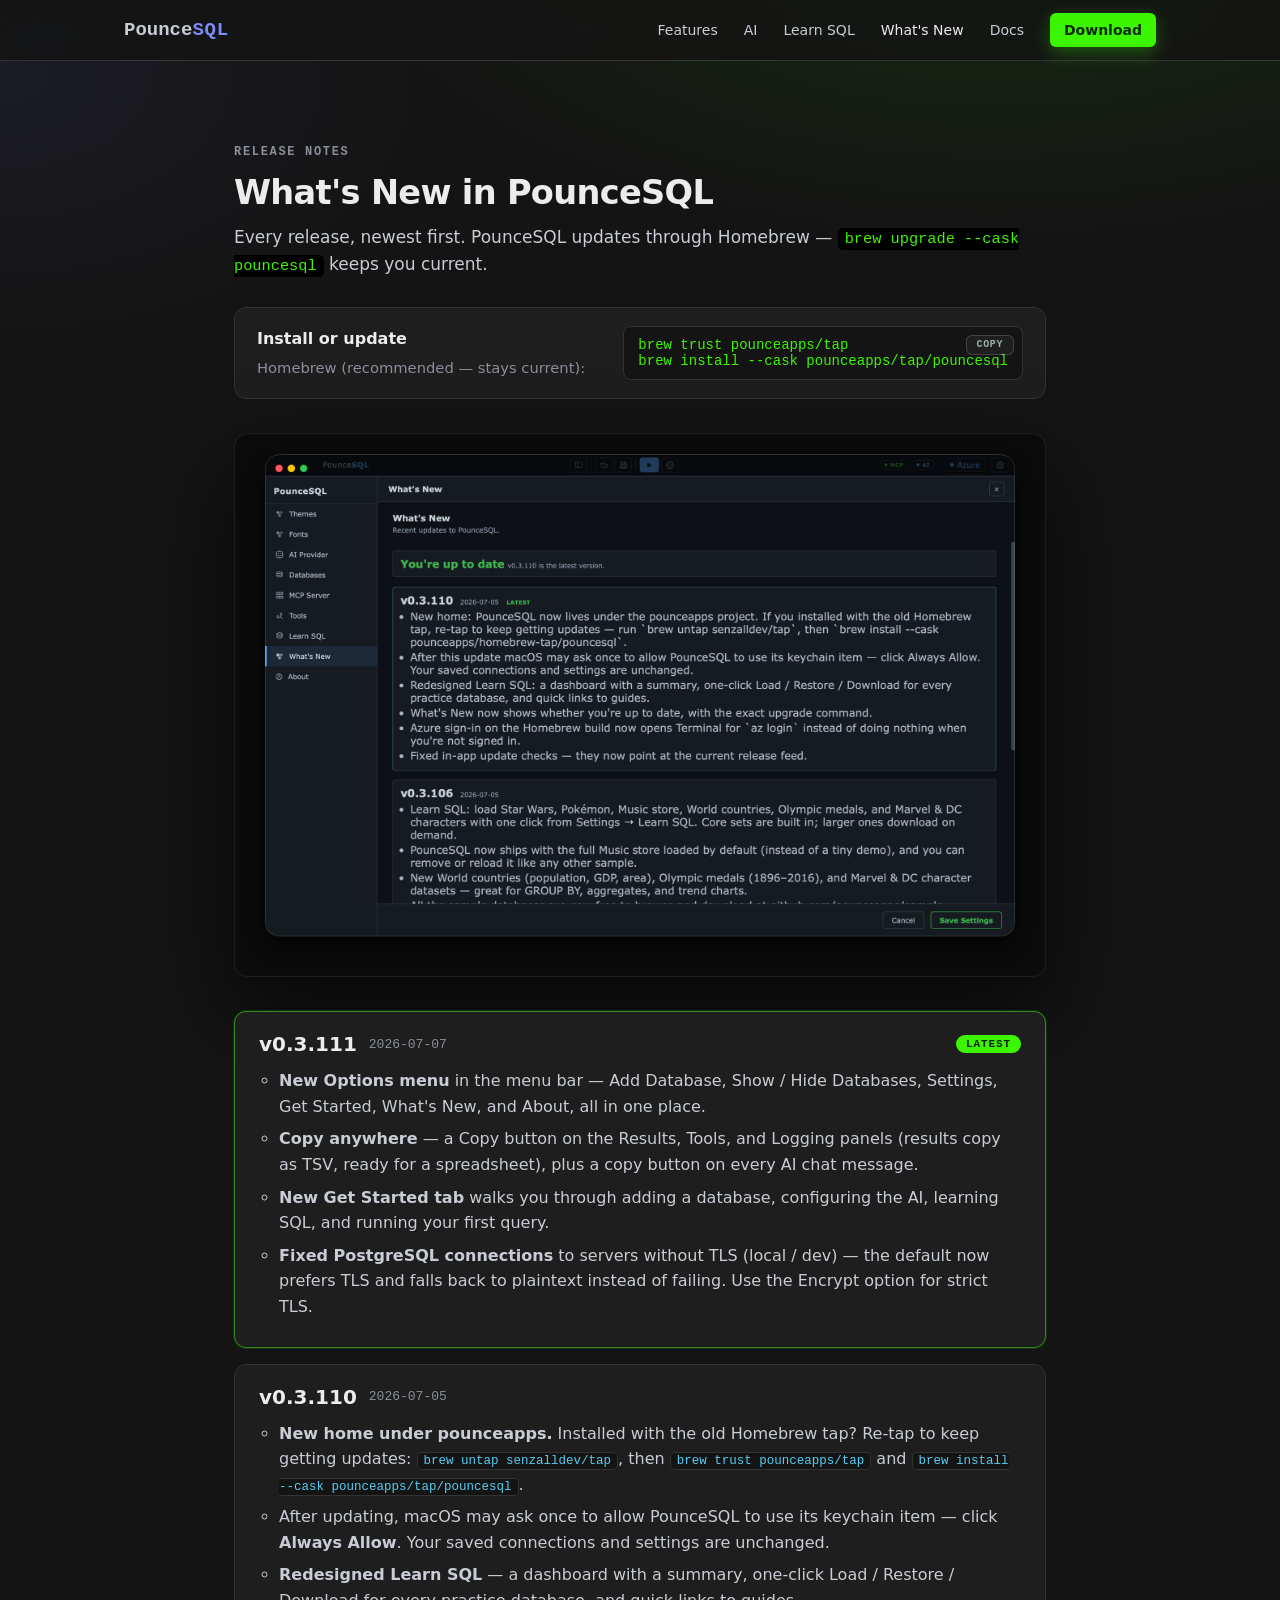
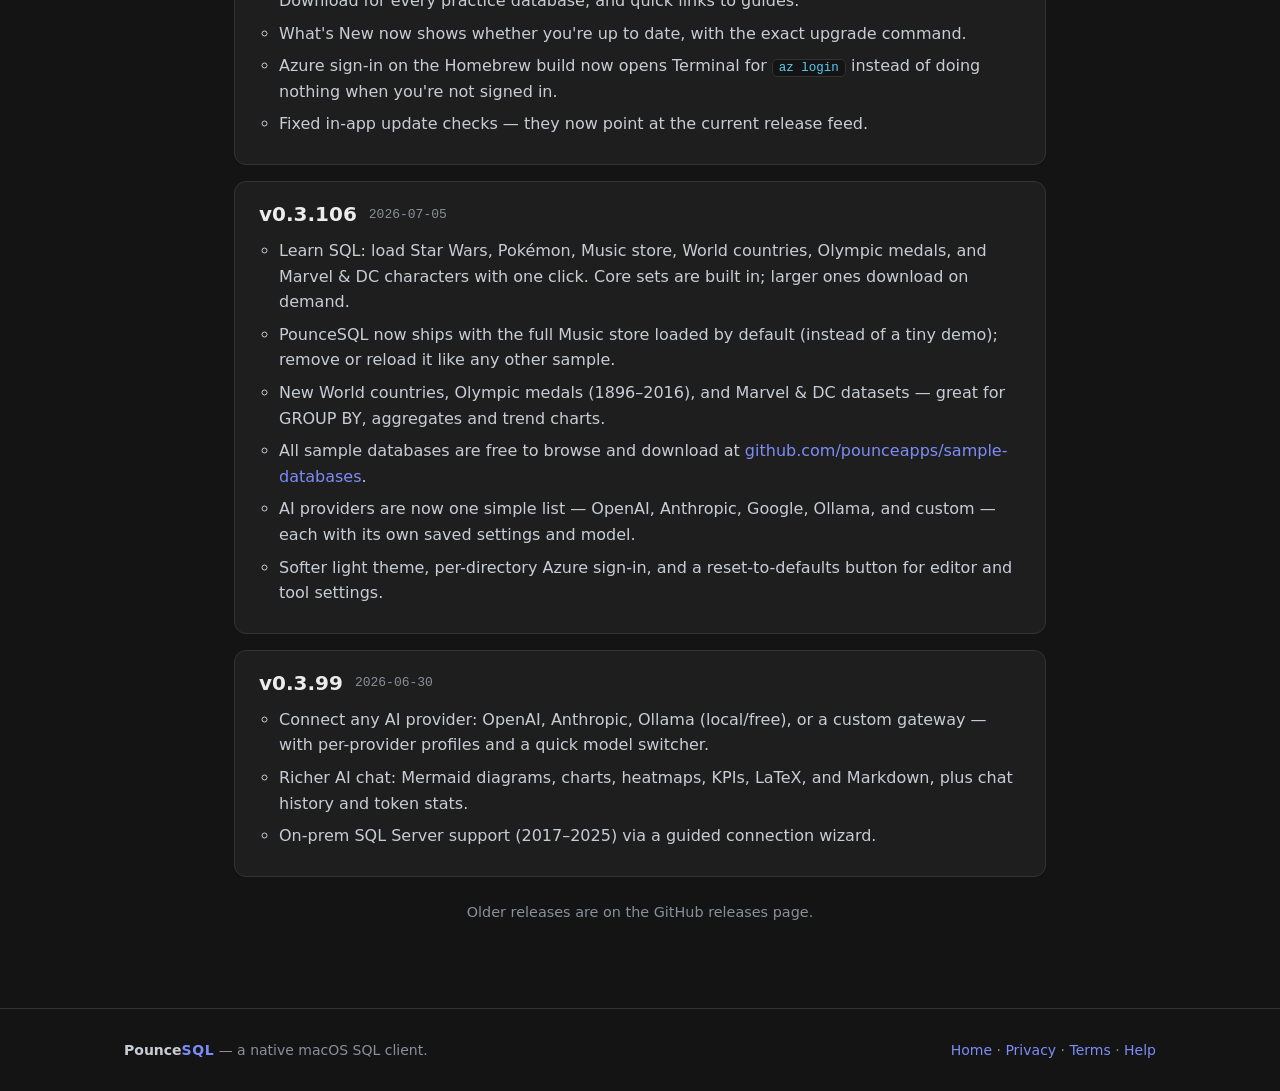
<file: public/whatsnew.html>
<!DOCTYPE html>
<html lang="en">
<head>
  <meta charset="utf-8" />
  <meta name="viewport" content="width=device-width, initial-scale=1" />
  <title>What's New — PounceSQL</title>
  <meta name="description" content="PounceSQL release notes and changelog — what's new in each version of the free native macOS SQL client for Azure SQL, SQL Server, PostgreSQL and SQLite." />
  <link rel="stylesheet" href="style.css" />
</head>
<body>

<header class="nav">
  <div class="wrap nav-inner">
    <a href="index.html" style="text-decoration:none"><span class="brand"><span class="brand-pounce">Pounce</span><span class="brand-sql">SQL</span></span></a>
    <nav class="nav-links">
      <a href="index.html#features">Features</a>
      <a href="index.html#ai">AI</a>
      <a href="learn.html">Learn SQL</a>
      <a href="whatsnew.html" class="active">What's New</a>
      <a href="docs.html">Docs</a>
      <a href="index.html#download" class="nav-cta">Download</a>
    </nav>
  </div>
</header>

<section class="s-section">
  <div class="wrap wn-page">

    <div class="wn-head">
      <div class="s-eyebrow">Release notes</div>
      <h1 class="s-h1">What's New in PounceSQL</h1>
      <p class="s-sub">Every release, newest first. PounceSQL updates through Homebrew — <code>brew upgrade --cask pouncesql</code> keeps you current.</p>
    </div>

    <div class="wn-install">
      <div>
        <b>Install or update</b>
        <p>Homebrew (recommended — stays current):</p>
      </div>
      <code>brew trust pounceapps/tap<br>brew install --cask pounceapps/tap/pouncesql</code>
    </div>

    <figure class="s-shot" style="margin-bottom:34px">
      <img src="screenshots/whatsnew.png" loading="lazy" alt="PounceSQL's in-app What's New screen showing an 'up to date' banner and the v0.3.110 release notes." />
    </figure>

    <!-- Releases (mirror core/whatsnew.go; add newest at the top each release). -->
    <ol class="wn-releases">

      <li class="wn-rel wn-latest">
        <div class="wn-rel-head"><span class="wn-rel-ver">v0.3.111</span><span class="wn-rel-date">2026-07-07</span><span class="wn-rel-tag">Latest</span></div>
        <ul class="wn-rel-notes">
          <li><b>New Options menu</b> in the menu bar — Add Database, Show / Hide Databases, Settings, Get Started, What's New, and About, all in one place.</li>
          <li><b>Copy anywhere</b> — a Copy button on the Results, Tools, and Logging panels (results copy as TSV, ready for a spreadsheet), plus a copy button on every AI chat message.</li>
          <li><b>New Get Started tab</b> walks you through adding a database, configuring the AI, learning SQL, and running your first query.</li>
          <li><b>Fixed PostgreSQL connections</b> to servers without TLS (local / dev) — the default now prefers TLS and falls back to plaintext instead of failing. Use the Encrypt option for strict TLS.</li>
        </ul>
      </li>

      <li class="wn-rel">
        <div class="wn-rel-head"><span class="wn-rel-ver">v0.3.110</span><span class="wn-rel-date">2026-07-05</span></div>
        <ul class="wn-rel-notes">
          <li><b>New home under pounceapps.</b> Installed with the old Homebrew tap? Re-tap to keep getting updates: <code>brew untap senzalldev/tap</code>, then <code>brew trust pounceapps/tap</code> and <code>brew install --cask pounceapps/tap/pouncesql</code>.</li>
          <li>After updating, macOS may ask once to allow PounceSQL to use its keychain item — click <b>Always Allow</b>. Your saved connections and settings are unchanged.</li>
          <li><b>Redesigned Learn SQL</b> — a dashboard with a summary, one-click Load / Restore / Download for every practice database, and quick links to guides.</li>
          <li>What's New now shows whether you're up to date, with the exact upgrade command.</li>
          <li>Azure sign-in on the Homebrew build now opens Terminal for <code>az login</code> instead of doing nothing when you're not signed in.</li>
          <li>Fixed in-app update checks — they now point at the current release feed.</li>
        </ul>
      </li>

      <li class="wn-rel">
        <div class="wn-rel-head"><span class="wn-rel-ver">v0.3.106</span><span class="wn-rel-date">2026-07-05</span></div>
        <ul class="wn-rel-notes">
          <li>Learn SQL: load Star Wars, Pokémon, Music store, World countries, Olympic medals, and Marvel &amp; DC characters with one click. Core sets are built in; larger ones download on demand.</li>
          <li>PounceSQL now ships with the full Music store loaded by default (instead of a tiny demo); remove or reload it like any other sample.</li>
          <li>New World countries, Olympic medals (1896–2016), and Marvel &amp; DC datasets — great for GROUP BY, aggregates and trend charts.</li>
          <li>All sample databases are free to browse and download at <a href="https://github.com/pounceapps/sample-databases" target="_blank" rel="noopener">github.com/pounceapps/sample-databases</a>.</li>
          <li>AI providers are now one simple list — OpenAI, Anthropic, Google, Ollama, and custom — each with its own saved settings and model.</li>
          <li>Softer light theme, per-directory Azure sign-in, and a reset-to-defaults button for editor and tool settings.</li>
        </ul>
      </li>

      <li class="wn-rel">
        <div class="wn-rel-head"><span class="wn-rel-ver">v0.3.99</span><span class="wn-rel-date">2026-06-30</span></div>
        <ul class="wn-rel-notes">
          <li>Connect any AI provider: OpenAI, Anthropic, Ollama (local/free), or a custom gateway — with per-provider profiles and a quick model switcher.</li>
          <li>Richer AI chat: Mermaid diagrams, charts, heatmaps, KPIs, LaTeX, and Markdown, plus chat history and token stats.</li>
          <li>On-prem SQL Server support (2017–2025) via a guided connection wizard.</li>
        </ul>
      </li>

    </ol>

    <p class="wn-foot">Older releases are on the <a href="https://github.com/pounceapps/downloads/releases" target="_blank" rel="noopener">GitHub releases page</a>.</p>

  </div>
</section>

<footer class="foot">
  <div class="wrap foot-inner">
    <span><span class="brand-pounce">Pounce</span><span class="brand-sql">SQL</span> — a native macOS SQL client.</span>
    <span><a href="index.html">Home</a> · <a href="privacy.html">Privacy</a> · <a href="terms.html">Terms</a> · <a href="https://github.com/orgs/pounceapps/discussions">Help</a></span>
  </div>
</footer>

  <script src="copy.js" defer></script>
</body>
</html>
</file>
<file: public/style.css>
/* PounceSQL marketing site — retro-terminal aesthetic matching the app. */
:root{
  --bg:#141414; --surface:#1e1e1e; --surface2:#282828; --border:#333;
  --text:#ececec; --dim:#c8ccd4; --mute:#8a8f9a;
  --accent:#3CF500; --accent2:#7C8CF8; --blue:#56CCF2;
  --mono:'SF Mono','JetBrains Mono','Menlo',monospace;
  --ui:-apple-system,'SF Pro Text',system-ui,sans-serif;
}
*{box-sizing:border-box;margin:0;padding:0}
html{scroll-behavior:smooth}
body{background:var(--bg);color:var(--text);font-family:var(--ui);line-height:1.6;-webkit-font-smoothing:antialiased}
.wrap{max-width:1080px;margin:0 auto;padding:0 24px}
a{color:inherit;text-decoration:none}
code{font-family:var(--mono);background:#000;color:var(--accent);padding:2px 7px;border-radius:5px;font-size:.9em}
h1,h2,h3{line-height:1.15;letter-spacing:-.01em}
.accent{color:var(--accent)}

.brand-pounce{color:var(--dim);font-weight:600}
.brand-sql{color:var(--accent2);font-weight:800;letter-spacing:.04em}

/* nav */
.nav{position:sticky;top:0;z-index:10;background:rgba(20,20,20,.85);backdrop-filter:blur(10px);border-bottom:1px solid var(--border)}
.nav-inner{display:flex;align-items:center;justify-content:space-between;height:60px}
.brand{font-family:var(--mono);font-size:19px}
.nav-links{display:flex;gap:26px;align-items:center;font-size:14px;color:var(--dim)}
.nav-links a:hover{color:var(--text)}
.nav-gh{color:var(--accent2)!important}
@media(max-width:680px){.nav-links a:not(.nav-gh){display:none}}

/* hero */
.hero{padding:80px 0 60px;border-bottom:1px solid var(--border);background:radial-gradient(900px 400px at 70% -10%,rgba(60,245,0,.08),transparent)}
.hero-inner{display:grid;grid-template-columns:1fr 1fr;gap:48px;align-items:center}
.hero h1{font-size:44px;font-weight:800}
.lede{margin-top:18px;font-size:18px;color:var(--dim);max-width:32em}
.cta-row{display:flex;gap:14px;margin-top:28px;flex-wrap:wrap}
.btn{display:inline-block;padding:12px 22px;border-radius:8px;font-weight:600;font-size:15px;cursor:pointer;transition:.15s;border:1px solid transparent}
.btn-primary{background:var(--accent);color:#04210a}
.btn-primary:hover{filter:brightness(1.08)}
.btn-ghost{border-color:var(--border);color:var(--dim)}
.btn-ghost:hover{border-color:var(--accent);color:var(--text)}
.brew{margin-top:22px}
.brew code{font-size:13px;display:inline-block}
.hero-shot img{width:100%;border:1px solid var(--border);border-radius:12px;box-shadow:0 24px 80px rgba(0,0,0,.5)}
@media(max-width:820px){.hero-inner{grid-template-columns:1fr}.hero h1{font-size:34px}}

/* image placeholder fallback */
img.ph{min-height:240px;background:
  repeating-linear-gradient(45deg,#1e1e1e,#1e1e1e 12px,#232323 12px,#232323 24px);
  position:relative}
img.ph::after{content:'screenshot';position:absolute;inset:0;display:flex;align-items:center;justify-content:center;color:var(--mute);font-family:var(--mono);font-size:13px}

section{padding:72px 0}
section h2{font-size:30px;font-weight:800;margin-bottom:36px;text-align:center}

/* engines */
.engines{background:var(--surface);border-bottom:1px solid var(--border)}
.engine-grid{display:grid;grid-template-columns:repeat(4,1fr);gap:18px}
.engine-card{background:var(--bg);border:1px solid var(--border);border-radius:12px;padding:22px}
.engine-card h3{color:var(--accent);font-size:17px;margin-bottom:8px}
.engine-card p{color:var(--dim);font-size:14px}
@media(max-width:820px){.engine-grid{grid-template-columns:1fr 1fr}}
@media(max-width:520px){.engine-grid{grid-template-columns:1fr}}

/* features */
.feature-row{display:grid;grid-template-columns:1fr 1fr;gap:44px;align-items:center;margin-bottom:56px}
.feature-row.reverse .feature-text{order:2}
.feature-text h3{font-size:23px;margin-bottom:12px}
.feature-text p{color:var(--dim);font-size:16px}
.feature-img img{width:100%;border:1px solid var(--border);border-radius:10px;box-shadow:0 16px 50px rgba(0,0,0,.4)}
@media(max-width:820px){.feature-row,.feature-row.reverse{grid-template-columns:1fr}.feature-row.reverse .feature-text{order:0}}

/* screenshots */
.shots{background:var(--surface);border-top:1px solid var(--border);border-bottom:1px solid var(--border)}
.shot-grid{display:grid;grid-template-columns:repeat(3,1fr);gap:18px}
.shot-grid figure{background:var(--bg);border:1px solid var(--border);border-radius:10px;overflow:hidden}
.shot-grid img{width:100%;display:block}
.shot-grid figcaption{padding:10px 14px;font-size:13px;color:var(--mute);font-family:var(--mono)}
@media(max-width:820px){.shot-grid{grid-template-columns:1fr 1fr}}
@media(max-width:520px){.shot-grid{grid-template-columns:1fr}}

/* download */
.download{text-align:center}
.dl-sub{color:var(--dim);margin-bottom:34px;font-size:17px}
.dl-cards{display:grid;grid-template-columns:1fr 1fr;gap:20px;max-width:720px;margin:0 auto}
.dl-card{background:var(--surface);border:1px solid var(--border);border-radius:12px;padding:28px}
.dl-card h3{margin-bottom:14px}
.dl-card code{display:block;padding:12px;font-size:12px;word-break:break-all;margin-bottom:12px}
.dl-card p{color:var(--mute);font-size:14px;margin-top:12px}
.dl-note{color:var(--mute);font-size:13px;margin-top:26px}
.dl-disclaimer{max-width:56em;margin-left:auto;margin-right:auto;line-height:1.55;opacity:.9}
.hero-note{margin-top:14px;color:var(--mute);font-size:14px;max-width:32em}
@media(max-width:520px){.dl-cards{grid-template-columns:1fr}}

/* footer */
.foot{border-top:1px solid var(--border);padding:30px 0;color:var(--mute)}
.foot-inner{display:flex;justify-content:space-between;gap:16px;flex-wrap:wrap;font-size:14px}
.foot a{color:var(--accent2)}

/* ---- Docs page ---------------------------------------------------------- */
.docs-wrap { display: grid; grid-template-columns: 220px 1fr; gap: 48px; padding: 40px 24px 80px; align-items: start; }
.docs-side { position: sticky; top: 84px; }
.docs-side nav { display: flex; flex-direction: column; gap: 2px; border-left: 1px solid var(--border); }
.docs-side a { color: var(--mute); font-size: 14px; padding: 5px 14px; border-left: 2px solid transparent; margin-left: -1px; }
.docs-side a:hover { color: var(--text); border-left-color: var(--accent); }
.docs-main { max-width: 720px; min-width: 0; }
.docs-main h1 { font-size: 34px; font-weight: 800; margin-bottom: 10px; }
.docs-lede { color: var(--dim); font-size: 17px; margin-bottom: 32px; }
.docs-main section { padding: 22px 0; border-top: 1px solid var(--border); }
.docs-main h2 { font-size: 22px; margin-bottom: 12px; }
.docs-main p, .docs-main li { color: var(--dim); font-size: 15px; }
.docs-main ul, .docs-main ol { margin: 10px 0 10px 22px; }
.docs-main li { margin-bottom: 6px; }
.docs-main b { color: var(--text); }
.docs-main pre { background: #000; border: 1px solid var(--border); border-radius: 8px; padding: 12px 14px; overflow-x: auto; margin: 12px 0; }
.docs-main pre code { background: none; padding: 0; color: var(--accent); font-size: 13px; }
.nav-links a.active { color: var(--text); }
@media(max-width:720px){ .docs-wrap{ grid-template-columns:1fr } .docs-side{ position:static; margin-bottom:20px } .docs-side nav{ flex-direction:row; flex-wrap:wrap; border:0 } .docs-side a{ border:1px solid var(--border); border-radius:6px } }

/* ============ 0.3.99 rebuild: AI demos, providers, features ============ */
.nav-cta{background:var(--accent);color:#062b00!important;padding:6px 14px;border-radius:6px;font-weight:700}
.section-sub{color:var(--dim);max-width:52em;margin:0 auto 26px;text-align:center}
.section-sub.small{font-size:13px;color:var(--mute);margin-top:22px}
section h2{text-align:center;font-size:30px;margin-bottom:10px}

/* hero live demo card */
.hero-demo{flex:1;min-width:300px}
.demo-card{background:#1E1F22;border:1px solid #393B40;border-radius:12px;padding:16px;box-shadow:0 20px 60px rgba(0,0,0,.5)}
.demo-cap{color:#6F737A;font-family:var(--mono);font-size:12px;margin-bottom:10px}
.demo-card .mermaid{background:transparent;display:flex;justify-content:center}

/* AI demo section */
.ai{padding:70px 0;border-top:1px solid var(--border)}
.demo-tabs{display:flex;flex-wrap:wrap;gap:8px;justify-content:center;margin-bottom:20px}
.demo-tab{background:var(--surface);border:1px solid var(--border);color:var(--dim);padding:7px 16px;border-radius:20px;cursor:pointer;font-size:13px;font-family:var(--ui)}
.demo-tab:hover{color:var(--text)}
.demo-tab.active{background:#56A8F5;border-color:#56A8F5;color:#04121f;font-weight:700}
.demo-stage{max-width:820px;margin:0 auto}
.demo-panel{display:none}
.demo-panel.active{display:block}
.demo-chat{background:#1E1F22;border:1px solid #393B40;border-radius:12px;padding:18px}
.chat-user{background:#214283;color:#dfe7f5;align-self:flex-end;padding:8px 14px;border-radius:10px;margin:0 0 14px auto;max-width:80%;width:fit-content;font-size:14px}
.chat-ai{color:#BCBEC4;font-size:14px}
.chat-ai p{margin:0 0 10px}
.chat-ai code{background:#0E1116;color:#6AAB73}
.chat-ai .mermaid{background:#0E1116;border:1px solid #2b2d30;border-radius:8px;padding:14px;display:flex;justify-content:center}
.demo-chartbox{background:#0E1116;border:1px solid #2b2d30;border-radius:8px;padding:12px;height:280px}
.mono-note{color:#6F737A;font-size:12px}

/* heatmap */
.demo-heat{display:grid;gap:3px;background:#0E1116;border:1px solid #2b2d30;border-radius:8px;padding:14px;font-family:var(--mono);font-size:12px}
.demo-heat .hc{padding:9px 10px;text-align:center;border-radius:4px;color:#BCBEC4;display:flex;align-items:center;justify-content:center}
.demo-heat .hc.h{color:#6F737A;font-family:var(--ui);font-size:11px}
.demo-heat .hc.y{justify-content:flex-end}

/* KPI cards */
.demo-kpis{display:flex;flex-wrap:wrap;gap:12px}
.kpi{flex:1;min-width:120px;background:#0E1116;border:1px solid #2b2d30;border-radius:10px;padding:14px 16px}
.kpi-val{font-size:26px;font-weight:800;color:#56A8F5}
.kpi-lbl{font-size:12px;color:#6F737A;margin-top:3px}
.kpi-delta{font-size:11px;margin-top:5px;font-weight:600}
.kpi-delta.up{color:#6AAB73}

/* SQL code demo */
.code-sql{background:#0E1116;border:1px solid #2b2d30;border-radius:8px;padding:14px;font-family:var(--mono);font-size:13px;color:#BCBEC4;overflow-x:auto;line-height:1.6}
.code-sql .k{color:#CC7832;font-weight:700}
.code-sql .f{color:#FFC66D}

/* providers */
.providers{padding:70px 0;border-top:1px solid var(--border);background:#101010}
.prov-grid{display:grid;grid-template-columns:repeat(3,1fr);gap:18px;max-width:1000px;margin:0 auto 30px}
.prov-card{background:var(--surface);border:1px solid var(--border);border-radius:12px;padding:22px}
.prov-card.highlight{border-color:#56A8F5;box-shadow:0 0 0 1px rgba(86,168,245,.25)}
.prov-card h3{font-size:17px;margin-bottom:8px}
.prov-card p{color:var(--dim);font-size:14px}
.prov-card .tag{font-size:10px;text-transform:uppercase;letter-spacing:.06em;background:#56A8F5;color:#04121f;padding:2px 8px;border-radius:10px;margin-left:6px;font-weight:700}
.prov-extra{display:grid;grid-template-columns:repeat(2,1fr);gap:14px;max-width:1000px;margin:0 auto}
.pe{background:var(--surface);border:1px solid var(--border);border-radius:10px;padding:14px 16px}
.pe b{color:var(--text);display:block;margin-bottom:3px}
.pe span{color:var(--mute);font-size:13px}
.chip{font-size:11px;padding:1px 7px;border-radius:9px;font-weight:600}
.chip.ok{color:#6AAB73;border:1px solid rgba(106,171,115,.5)}
.chip.warn{color:#FFC66D;border:1px solid rgba(255,198,109,.5)}

/* features2 */
.features2{padding:70px 0;border-top:1px solid var(--border)}
.feat-grid{display:grid;grid-template-columns:repeat(3,1fr);gap:20px;max-width:1040px;margin:0 auto}
.feat{background:var(--surface);border:1px solid var(--border);border-radius:12px;padding:22px}
.feat h3{font-size:16px;margin-bottom:8px;color:var(--blue)}
.feat p{color:var(--dim);font-size:14px}

@media(max-width:820px){
  .prov-grid,.feat-grid{grid-template-columns:1fr}
  .prov-extra{grid-template-columns:1fr}
  .hero-inner{flex-direction:column}
}

/* ── real app screenshots (launch) ─────────────────────────── */
.showcase{padding:6px 0 46px}
.showcase .shot-frame{max-width:1040px;margin:0 auto;border:1px solid #393B40;border-radius:14px;overflow:hidden;box-shadow:0 24px 70px rgba(0,0,0,.55)}
.showcase .shot-frame img{width:100%;display:block}
.showcase .shot-cap{text-align:center;color:#6F737A;font-size:.9rem;margin-top:16px}
.gallery{padding:64px 0;border-top:1px solid #232426}
.gallery .shot-grid{display:grid;grid-template-columns:1fr 1fr;gap:24px;margin-top:28px}
.gallery figure{margin:0}
.gallery figure img{width:100%;display:block;border:1px solid #393B40;border-radius:12px}
.gallery figcaption{color:#6F737A;font-size:.88rem;margin-top:10px;text-align:center}
@media(max-width:820px){.gallery .shot-grid{grid-template-columns:1fr}}

/* ── AI demo screenshots (replaced live demos) ─────────────── */
.demo-shot{width:100%;display:block;border-radius:10px;border:1px solid #393B40}
.demo-shot.light{background:#fff;padding:14px}
.hero-demo .demo-shot{margin-top:8px}

/* ============================================================================
   Polish pass — depth, glow, typography. Appended so it layers over the base.
   ============================================================================ */

/* Deeper, layered backdrop with a soft terminal-green aura + fine grid. */
body{
  background:
    radial-gradient(1100px 520px at 78% -8%, rgba(60,245,0,.10), transparent 60%),
    radial-gradient(800px 500px at 0% 8%, rgba(124,140,248,.07), transparent 55%),
    var(--bg);
  background-attachment:fixed;
}

/* Hero: bigger, more confident, with a subtle glow on the accent word. */
.hero{padding:104px 0 76px}
.hero h1{font-size:clamp(34px,5vw,54px);font-weight:800;letter-spacing:-.02em;text-wrap:balance}
.hero h1 .accent{text-shadow:0 0 34px rgba(60,245,0,.45)}
.lede{font-size:19px;line-height:1.6}
.brew code{box-shadow:0 0 0 1px rgba(60,245,0,.18),0 8px 24px rgba(0,0,0,.45)}

/* Buttons: crisper, with a green halo on the primary. */
.btn{padding:13px 24px;border-radius:10px;transition:transform .14s ease,box-shadow .14s ease,filter .14s ease,border-color .14s ease,color .14s ease}
.btn-primary{box-shadow:0 8px 26px rgba(60,245,0,.28)}
.btn-primary:hover{transform:translateY(-1px);box-shadow:0 12px 34px rgba(60,245,0,.4)}
.btn-ghost:hover{transform:translateY(-1px)}

/* Section headings: an accent hairline under each title for rhythm. */
section h2{position:relative;padding-bottom:16px}
section h2::after{content:"";position:absolute;left:50%;bottom:0;transform:translateX(-50%);width:46px;height:3px;border-radius:3px;background:linear-gradient(90deg,var(--accent),var(--accent2))}

/* Cards: gentle gradient surface, lift + accent-glow on hover. */
.engine-card,.feat,.prov-card,.dl-card,.pe{
  background:linear-gradient(180deg,rgba(255,255,255,.025),rgba(255,255,255,0)),var(--surface);
  transition:transform .16s ease,border-color .16s ease,box-shadow .16s ease;
}
.engine-card:hover,.feat:hover,.prov-card:hover{
  transform:translateY(-3px);border-color:rgba(60,245,0,.4);
  box-shadow:0 18px 44px rgba(0,0,0,.45),0 0 0 1px rgba(60,245,0,.12);
}
.engine-card{padding:24px}
.engine-card h3{text-shadow:0 0 18px rgba(60,245,0,.25)}

/* Screenshot frames: a faux window titlebar for a crafted, native feel. */
.showcase .shot-frame,.gallery figure img,.hero-shot img,.feature-img img{
  box-shadow:0 30px 80px rgba(0,0,0,.6),0 0 0 1px rgba(255,255,255,.04);
}
.showcase .shot-frame{position:relative;padding-top:34px;background:#16171a}
.showcase .shot-frame::before{
  content:"";position:absolute;top:0;left:0;right:0;height:34px;background:#1E1F22;border-bottom:1px solid #303237;
}
.showcase .shot-frame::after{
  content:"";position:absolute;top:12px;left:16px;width:10px;height:10px;border-radius:50%;
  background:#ff5f57;box-shadow:18px 0 0 #febc2e,36px 0 0 #28c840;
}
.showcase .shot-frame img{border-radius:0}

/* Demo tabs / pills: smoother, with a lit active state. */
.demo-tab{transition:all .14s ease}
.demo-tab.active{box-shadow:0 6px 18px rgba(86,168,245,.35)}
.nav-cta{box-shadow:0 6px 18px rgba(60,245,0,.3);transition:transform .14s ease,box-shadow .14s ease}
.nav-cta:hover{transform:translateY(-1px);box-shadow:0 10px 26px rgba(60,245,0,.45)}

/* Keyboard focus + motion respect. */
a:focus-visible,.btn:focus-visible,.demo-tab:focus-visible{outline:2px solid var(--accent);outline-offset:3px;border-radius:8px}
@media (prefers-reduced-motion:reduce){*{transition:none!important;scroll-behavior:auto}}

/* Centered single-column hero (screenshot now lives in the showcase below). */
.hero-center{max-width:820px;margin:0 auto;text-align:center}
.hero-center .lede{margin-left:auto;margin-right:auto}
.hero-center .cta-row{justify-content:center}
.hero-center .brew,.hero-center .hero-note{margin-left:auto;margin-right:auto}
.hero-center .brew code{font-size:14px;padding:10px 16px}
.showcase{padding-top:8px}

/* =====================================================================
   Site v2 — cohesive, marketing-grade layer (real screenshots, no fake
   window chrome; the screenshots already carry real macOS chrome).
   ===================================================================== */
.s-hero, .s-engines, .s-section { padding: 84px 0; }
.s-section.s-alt, .s-engines { background: linear-gradient(180deg, rgba(255,255,255,.02), transparent), var(--surface); border-top:1px solid var(--border); border-bottom:1px solid var(--border); }

.s-eyebrow { font: 700 12px var(--mono); letter-spacing:.14em; text-transform:uppercase; color:var(--mute); margin-bottom:16px; }
.s-eyebrow .s-free { color:#04210a; background:var(--accent); padding:2px 9px; border-radius:5px; font-weight:800; box-shadow:0 0 18px rgba(60,245,0,.4); }

/* hero */
.s-hero { padding-top:96px; padding-bottom:44px; text-align:center; }
.s-hero-copy { max-width:860px; margin:0 auto; }
.s-hero h1 { font-size:clamp(34px,5.2vw,58px); font-weight:800; letter-spacing:-.025em; line-height:1.08; text-wrap:balance; margin:0; }
.s-hero h1 .accent { text-shadow:0 0 36px rgba(60,245,0,.45); }
.s-lede { font-size:clamp(17px,2.1vw,21px); color:var(--dim); max-width:46ch; margin:22px auto 0; line-height:1.55; }
.s-cta { display:flex; gap:14px; justify-content:center; margin-top:30px; flex-wrap:wrap; }
.s-note { color:var(--mute); font-size:14px; max-width:54ch; margin:18px auto 0; line-height:1.6; }
.s-note b { color:var(--dim); }
.s-hero .brew { display:flex; justify-content:center; }

/* clean screenshot frame — no fake titlebar */
.s-shot { margin:0; border-radius:14px; overflow:hidden; border:1px solid rgba(255,255,255,.08); box-shadow:0 40px 90px rgba(0,0,0,.6); background:#0b0b0b; }
.s-shot::before, .s-shot::after { content:none !important; }
.s-shot img { display:block; width:100%; }
.s-hero-shot { max-width:1120px; margin:48px auto 0; }

/* engines strip */
.s-h2 { font-size:clamp(26px,3.4vw,36px); font-weight:800; letter-spacing:-.02em; }
.s-eng-grid { display:grid; grid-template-columns:repeat(4,1fr); gap:16px; margin-top:10px; }
.s-eng { background:var(--bg); border:1px solid var(--border); border-radius:12px; padding:20px; }
.s-eng h3 { color:var(--accent); font-size:16px; margin-bottom:6px; }
.s-eng p { color:var(--dim); font-size:13.5px; line-height:1.5; }

/* section lead */
.s-lead { text-align:center; max-width:730px; margin:0 auto 48px; }
.s-sub { color:var(--dim); font-size:17px; line-height:1.6; margin-top:12px; }

/* feature rows */
.s-row { display:grid; grid-template-columns:1.12fr 1fr; gap:52px; align-items:center; margin:0 auto 40px; max-width:1120px; }
.s-row.reverse .s-row-text { order:-1; }
.s-row-text h3 { font-size:clamp(22px,2.6vw,30px); font-weight:800; letter-spacing:-.02em; margin-bottom:14px; line-height:1.15; }
.s-row-text p { color:var(--dim); font-size:16.5px; line-height:1.65; }
.s-row-text .brew { margin-top:18px; }

/* cards */
.s-cards, .s-cards-3 { display:grid; grid-template-columns:repeat(3,1fr); gap:20px; max-width:1080px; margin:0 auto; }
.s-card { background:linear-gradient(180deg, rgba(255,255,255,.03), transparent), var(--surface); border:1px solid var(--border); border-radius:14px; padding:24px; transition:transform .16s ease, border-color .16s ease, box-shadow .16s ease; }
.s-card:hover { transform:translateY(-3px); border-color:rgba(60,245,0,.4); box-shadow:0 18px 44px rgba(0,0,0,.45); }
.s-card h3 { font-size:17px; margin-bottom:10px; color:var(--text); }
.s-card p { color:var(--dim); font-size:14.5px; line-height:1.6; }
.s-card i { color:var(--blue); }
.s-card-hl { border-color:rgba(86,168,245,.55); box-shadow:0 0 0 1px rgba(86,168,245,.2); }
.s-tag { font:700 10px var(--ui); text-transform:uppercase; letter-spacing:.06em; background:var(--blue); color:#04121f; padding:2px 8px; border-radius:10px; margin-left:6px; }

/* AI options table */
.s-table-title { text-align:center; font-size:21px; margin:52px 0 16px; }
.s-table-wrap { max-width:880px; margin:0 auto; overflow-x:auto; border:1px solid var(--border); border-radius:12px; }
.s-aitable { width:100%; border-collapse:collapse; font-size:14.5px; }
.s-aitable th, .s-aitable td { text-align:left; padding:14px 16px; border-bottom:1px solid var(--border); vertical-align:middle; }
.s-aitable thead th { color:var(--mute); font:700 12px var(--mono); text-transform:uppercase; letter-spacing:.06em; }
.s-aitable tr:last-child td { border-bottom:none; }
.s-aitable td b { color:var(--text); }
.s-aitable a { color:var(--accent2); font-weight:600; white-space:nowrap; }
.s-aitable a:hover { color:var(--text); }
.s-pill { font:700 11px var(--ui); padding:3px 9px; border-radius:9px; border:1px solid var(--border); color:var(--dim); white-space:nowrap; }
.s-pill.ok { color:var(--accent); border-color:rgba(60,245,0,.4); }

/* download */
.s-download { text-align:center; }
.s-dl-cards { display:grid; grid-template-columns:1fr 1fr; gap:20px; max-width:720px; margin:30px auto 0; }
.s-dl-cards .s-card { text-align:center; }
.s-dl-cards .brew { display:flex; justify-content:center; }
.s-fine { color:var(--mute); font-size:13px; line-height:1.6; max-width:62ch; margin:30px auto 0; }
.s-fine b { color:var(--dim); } .s-fine a { color:var(--accent2); }

@media (max-width:820px){
  .s-row, .s-row.reverse { grid-template-columns:1fr; gap:26px; }
  .s-row.reverse .s-row-text { order:0; }
  .s-eng-grid { grid-template-columns:1fr 1fr; }
  .s-cards, .s-cards-3 { grid-template-columns:1fr; }
  .s-dl-cards { grid-template-columns:1fr; }
  .s-hero { padding-top:64px; }
}
@media (max-width:520px){ .s-eng-grid { grid-template-columns:1fr; } }
@media (prefers-reduced-motion:reduce){ .s-card { transition:none; } }

/* ============ Learn page: downloads, steps, lessons ============ */
.s-dl-link { display:inline-block; margin:6px 0 4px; color:var(--accent); font-weight:700; font-family:var(--mono); font-size:14px; }
.s-dl-link:hover { text-decoration:underline; }
.s-credit { color:var(--mute); font-size:12px; line-height:1.55; margin-top:8px; }
.s-credit a { color:var(--dim); text-decoration:underline; }
.s-credit a:hover { color:var(--accent); }

.s-steps { counter-reset:st; list-style:none; padding:0; margin:14px 0 0; }
.s-steps > li { position:relative; padding:6px 0 14px 44px; color:var(--dim); font-size:15.5px; line-height:1.55; }
.s-steps > li::before { counter-increment:st; content:counter(st); position:absolute; left:0; top:3px; width:28px; height:28px; border-radius:50%; background:var(--accent); color:#04210a; font:800 14px/28px var(--ui); text-align:center; box-shadow:0 0 16px rgba(60,245,0,.3); }
.s-steps b { color:var(--text); }

.s-lessons { counter-reset:ls; list-style:none; padding:0; margin:0; display:grid; gap:18px; }
.s-lesson { background:linear-gradient(180deg,rgba(255,255,255,.03),transparent),var(--surface); border:1px solid var(--border); border-radius:14px; padding:22px 24px; }
.s-lesson-h { display:flex; align-items:center; gap:12px; margin-bottom:10px; flex-wrap:wrap; }
.s-lesson-n { width:30px; height:30px; flex:none; border-radius:8px; background:var(--accent2); color:#0a1030; font:800 15px/30px var(--ui); text-align:center; }
.s-lesson-h h3 { font-size:19px; margin:0; }
.s-lesson-db { margin-left:auto; font:600 11px var(--mono); text-transform:lowercase; letter-spacing:.03em; color:var(--mute); border:1px solid var(--border); border-radius:20px; padding:3px 10px; }
.s-lesson p { color:var(--dim); font-size:15px; line-height:1.6; margin:0 0 12px; }
.s-lesson p b { color:var(--text); }
.s-code { background:#000; border:1px solid var(--border); border-radius:9px; padding:14px 16px; overflow-x:auto; font-family:var(--mono); font-size:13.5px; line-height:1.55; color:#cfe8c8; margin:0 0 12px; white-space:pre; }
.s-code.s-prompt { color:var(--blue); background:#0a1622; border-color:rgba(86,168,245,.3); font-style:normal; }
.s-try { font-size:13.5px !important; color:var(--mute) !important; margin:0 !important; }
.s-try code { font-size:12.5px; }

/* ---- Learning dashboard -------------------------------------------------- */
.ldash-wrap { padding:40px 0 64px; }
.ldash-head { display:flex; align-items:flex-end; justify-content:space-between; gap:30px; margin-bottom:28px; flex-wrap:wrap; }
.ldash-title { font-size:clamp(26px,3.4vw,40px); font-weight:800; letter-spacing:-.025em; line-height:1.1; margin:6px 0 0; text-wrap:balance; }
.ldash-title .accent { text-shadow:0 0 30px rgba(60,245,0,.4); }
.ldash-kpis { display:flex; gap:12px; flex-wrap:wrap; }
.ldash-kpi { background:var(--surface); border:1px solid var(--border); border-radius:12px; padding:10px 16px; text-align:center; min-width:76px; }
.ldash-kpi b { display:block; font-size:24px; font-weight:800; color:var(--accent); line-height:1; }
.ldash-kpi span { font:600 11px var(--mono); text-transform:uppercase; letter-spacing:.08em; color:var(--mute); }

.ldash { display:grid; grid-template-columns:210px 1fr; gap:28px; align-items:start; }
.ldash-side { position:sticky; top:80px; display:flex; flex-direction:column; gap:20px; }
.ldash-nav { display:flex; flex-direction:column; gap:4px; }
.ldash-nav a { display:flex; align-items:center; gap:11px; padding:11px 14px; border-radius:10px; color:var(--dim); font-size:15px; font-weight:600; border:1px solid transparent; border-left:3px solid transparent; transition:background .14s ease, color .14s ease, border-color .14s ease; }
.ldash-nav a span { font-size:17px; line-height:1; }
.ldash-nav a:hover { background:var(--surface); color:var(--text); }
.ldash-nav a.active { background:var(--surface2); color:var(--text); border-color:var(--border); border-left-color:var(--accent); }
.ldash-side-cta { display:flex; flex-direction:column; gap:12px; padding-top:4px; }
.btn-block { display:block; width:100%; text-align:center; }
.ldash-repo { font:600 13px var(--mono); color:var(--dim); text-align:center; }
.ldash-repo:hover { color:var(--accent); }

.ldash-main { min-width:0; }
.ldash-panel { display:none; animation:ldash-fade .2s ease; }
.ldash-panel.active { display:block; }
@keyframes ldash-fade { from { opacity:0; transform:translateY(6px); } to { opacity:1; transform:none; } }
@media (prefers-reduced-motion:reduce){ .ldash-panel { animation:none; } }
.ldash-panel-head { margin-bottom:22px; }
.ldash-panel-head h2 { font-size:clamp(21px,2.6vw,27px); font-weight:800; letter-spacing:-.02em; text-align:left; padding-bottom:0; margin-bottom:0; }
.ldash-panel-head h2::after { display:none; }
.ldash-panel-head p { color:var(--dim); font-size:15.5px; line-height:1.6; margin-top:8px; max-width:64ch; }

.ldash-cards { display:grid; grid-template-columns:repeat(auto-fill,minmax(250px,1fr)); gap:16px; }
.ldash-foot { text-align:center; color:var(--dim); font-size:14px; margin-top:22px; }
.ldash-ai { display:grid; grid-template-columns:1fr 1fr; gap:20px; }
.ldash-ai-col { background:var(--surface); border:1px solid var(--border); border-radius:14px; padding:20px 22px; }
.ldash-ai-col h3 { font-size:17px; margin:0; }
.ldash-ai-col h3 span { font:600 11px var(--mono); text-transform:uppercase; letter-spacing:.06em; color:var(--mute); margin-left:6px; }

@media (max-width:820px) {
  .ldash { grid-template-columns:1fr; gap:18px; }
  .ldash-side { position:sticky; top:60px; z-index:5; background:var(--bg); flex-direction:column; gap:12px; padding:10px 0; margin:-10px 0; border-bottom:1px solid var(--border); }
  .ldash-nav { flex-direction:row; overflow-x:auto; gap:8px; scrollbar-width:none; }
  .ldash-nav::-webkit-scrollbar { display:none; }
  .ldash-nav a { white-space:nowrap; border-left-width:0; border-bottom:3px solid transparent; padding:9px 13px; }
  .ldash-nav a.active { border-left-width:0; border-bottom-color:var(--accent); }
  .ldash-side-cta { display:none; }
  .ldash-ai { grid-template-columns:1fr; }
}

/* ---- What's New page ---------------------------------------------------- */
.wn-page { max-width: 860px; }
.wn-head { margin-bottom: 28px; }
.wn-head h1 { font: 800 2.1rem/1.1 var(--ui); letter-spacing:-.02em; margin:6px 0 10px; }
.wn-install { display:flex; align-items:center; justify-content:space-between; gap:20px; flex-wrap:wrap;
  background:var(--surface); border:1px solid var(--border); border-radius:12px; padding:18px 22px; margin-bottom:34px; }
.wn-install b { color:var(--text); }
.wn-install p { color:var(--mute); font-size:.92rem; margin:4px 0 0; }
.wn-install code { font:14px var(--mono); color:var(--accent); background:var(--bg); border:1px solid var(--border);
  border-radius:8px; padding:10px 14px; white-space:nowrap; }
.wn-releases { list-style:none; margin:0; padding:0; }
.wn-rel { background:var(--surface); border:1px solid var(--border); border-radius:12px; padding:20px 24px; margin-bottom:16px; }
.wn-rel.wn-latest { border-color:color-mix(in srgb, var(--accent) 45%, var(--border)); box-shadow:0 0 0 1px rgba(60,245,0,.12); }
.wn-rel-head { display:flex; align-items:center; gap:12px; margin-bottom:12px; }
.wn-rel-ver { font:800 1.25rem var(--ui); color:var(--text); }
.wn-rel-date { color:var(--mute); font:13px var(--mono); }
.wn-rel-tag { margin-left:auto; font:800 11px var(--mono); letter-spacing:.08em; text-transform:uppercase;
  color:#04210a; background:var(--accent); padding:3px 10px; border-radius:20px; }
.wn-rel-notes { margin:0; padding-left:20px; }
.wn-rel-notes li { color:var(--dim); line-height:1.6; margin:7px 0; }
.wn-rel-notes code { font:12.5px var(--mono); color:var(--blue); background:var(--bg); border:1px solid var(--border); border-radius:5px; padding:1px 6px; }
.wn-rel-notes a { color:var(--accent2); }
.wn-foot { color:var(--mute); font-size:.9rem; margin-top:24px; text-align:center; }
@media (max-width:640px){ .wn-install code { white-space:normal; word-break:break-all; } }

/* Learn dashboard: Get-help panel */
.ldash-help-grid { display:grid; grid-template-columns:repeat(auto-fill,minmax(260px,1fr)); gap:12px; }
.ldash-help { display:flex; gap:12px; align-items:flex-start; text-decoration:none; background:var(--surface2);
  border:1px solid var(--border); border-radius:10px; padding:14px 16px; transition:border-color .12s, transform .12s; }
.ldash-help:hover { border-color:var(--accent); transform:translateY(-1px); }
.ldash-help .lh-ico { font-size:20px; flex:none; margin-top:1px; }
.ldash-help .lh-t { display:flex; flex-direction:column; min-width:0; }
.ldash-help .lh-t b { color:var(--text); font:700 .98rem var(--ui); }
.ldash-help .lh-t span { color:var(--mute); font:.85rem var(--ui); margin-top:3px; line-height:1.45; }
.ldash-help .lh-t code { font:12px var(--mono); color:var(--blue); }

/* ---- Click-to-copy example blocks --------------------------------------- */
.copyable{ position:relative; cursor:pointer; }
pre.copyable{ padding-right:74px; }
.brew code.copyable{ text-align:left; padding-right:78px; }
.brewline.copyable{ text-align:left; padding-right:78px; }
.copy-btn{
  position:absolute; top:8px; right:8px; z-index:3;
  font:600 10px ui-monospace,Menlo,monospace; letter-spacing:.06em; text-transform:uppercase;
  color:#9fb0a3; background:rgba(255,255,255,.05);
  border:1px solid rgba(255,255,255,.16); border-radius:6px;
  padding:4px 10px; cursor:pointer; line-height:1;
  transition:color .12s,border-color .12s,background .12s;
}
.copy-btn:hover{ color:#3CF500; border-color:rgba(60,245,0,.6); background:rgba(60,245,0,.08); }
.copy-btn.copied{ color:#04140a; background:#3CF500; border-color:#3CF500; }
@media(max-width:600px){ .copy-btn{ font-size:9px; padding:3px 7px; } }

/* Commands stay on one line (scroll if long) — never wrap ambiguously */
.brew code{ white-space:pre; overflow-x:auto; max-width:100%; }
.wn-install code{ white-space:pre; overflow-x:auto; max-width:100%; }
@media (max-width:640px){ .wn-install code{ white-space:pre; word-break:normal; } }
</file>
